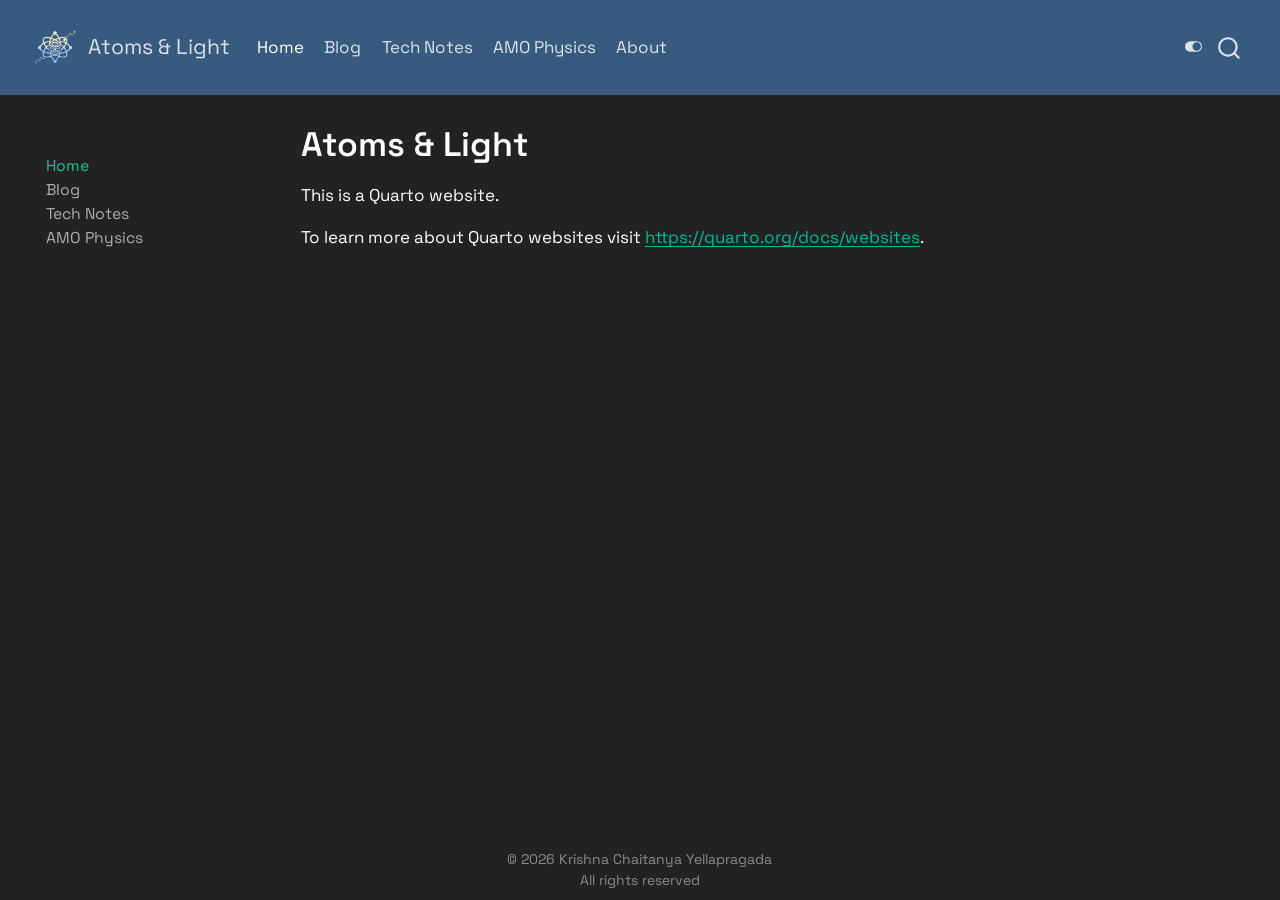
<file: docs/index.html>
<!DOCTYPE html>
<html xmlns="http://www.w3.org/1999/xhtml" lang="en" xml:lang="en"><head>

<meta charset="utf-8">
<meta name="generator" content="quarto-1.10.18">

<meta name="viewport" content="width=device-width, initial-scale=1.0, user-scalable=yes">


<title>Atoms &amp; Light</title>
<style>
/* Default styles provided by pandoc.
** See https://pandoc.org/MANUAL.html#variables-for-html for config info.
*/
span.smallcaps{font-variant: small-caps;}
div.columns{display: flex; gap: 1.5em;}
div.column{flex: auto;}
@media screen {
div.columns{gap: min(4vw, 1.5em);}
div.column{overflow-x: auto;}
}
div.hanging-indent{margin-left: 1.5em; text-indent: -1.5em;}
ul.task-list{list-style: none;}
ul.task-list li input[type="checkbox"] {
  width: 0.8em;
  margin: 0 0.8em 0.2em -1em; /* quarto-specific, see https://github.com/quarto-dev/quarto-cli/issues/4556 */ 
  vertical-align: middle;
}
</style>


<script src="site_libs/quarto-nav/quarto-nav.js"></script>
<script src="site_libs/quarto-nav/headroom.min.js"></script>
<script src="site_libs/clipboard/clipboard.min.js"></script>
<script src="site_libs/quarto-search/autocomplete.umd.js"></script>
<script src="site_libs/quarto-search/fuse.min.js"></script>
<script src="site_libs/quarto-search/quarto-search.js"></script>
<meta name="quarto:offset" content="./">
<link href="./site_images/Logo.png" rel="icon" type="image/png">
<script src="site_libs/quarto-html/quarto.js" type="module"></script>
<script src="site_libs/quarto-html/tabsets/tabsets.js" type="module"></script>
<script src="site_libs/quarto-html/popper.min.js"></script>
<script src="site_libs/quarto-html/tippy.umd.min.js"></script>
<script src="site_libs/quarto-html/anchor.min.js"></script>
<link href="site_libs/quarto-html/tippy.css" rel="stylesheet">
<link href="site_libs/quarto-html/quarto-syntax-highlighting-64a204ab8560d761af7679ceaba22944.css" rel="stylesheet" class="quarto-color-scheme" id="quarto-text-highlighting-styles">
<link href="site_libs/quarto-html/quarto-syntax-highlighting-dark-b85bc7c33db8c58e0ec93c3465666fed.css" rel="stylesheet" class="quarto-color-scheme quarto-color-alternate" id="quarto-text-highlighting-styles">
<script src="site_libs/bootstrap/bootstrap.min.js"></script>
<link href="site_libs/bootstrap/bootstrap-icons.css" rel="stylesheet">
<link href="site_libs/bootstrap/bootstrap-7298a1057d70cbdb7e348c7fbdef6206.min.css" rel="stylesheet" append-hash="true" class="quarto-color-scheme" id="quarto-bootstrap" data-mode="light">
<link href="site_libs/bootstrap/bootstrap-dark-caebe7de58cbe336b70cd2546ff46225.min.css" rel="stylesheet" append-hash="true" class="quarto-color-scheme quarto-color-alternate" id="quarto-bootstrap" data-mode="dark">
<script id="quarto-search-options" type="application/json">{
  "location": "navbar",
  "copy-button": false,
  "collapse-after": 3,
  "panel-placement": "end",
  "type": "overlay",
  "limit": 50,
  "keyboard-shortcut": [
    "f",
    "/",
    "s"
  ],
  "language": {
    "search-no-results-text": "No results",
    "search-matching-documents-text": "matching documents",
    "search-copy-link-title": "Copy link to search",
    "search-hide-matches-text": "Hide additional matches",
    "search-more-match-text": "more match in this document",
    "search-more-matches-text": "more matches in this document",
    "search-clear-button-title": "Clear",
    "search-text-placeholder": "",
    "search-detached-cancel-button-title": "Cancel",
    "search-submit-button-title": "Submit",
    "search-label": "Search"
  }
}</script>
<link rel="preconnect" href="https://fonts.googleapis.com">
<link rel="preconnect" href="https://fonts.gstatic.com" crossorigin="">
<link href="https://fonts.googleapis.com/css2?family=Space+Grotesk:wght@300..700&amp;display=swap" rel="stylesheet">


<link rel="stylesheet" href="styles.css">
</head>

<body class="nav-sidebar floating nav-fixed quarto-dark"><script id="quarto-html-before-body" type="application/javascript">
    const toggleBodyColorMode = (bsSheetEl) => {
      const mode = bsSheetEl.getAttribute("data-mode");
      const bodyEl = window.document.querySelector("body");
      if (mode === "dark") {
        bodyEl.classList.add("quarto-dark");
        bodyEl.classList.remove("quarto-light");
      } else {
        bodyEl.classList.add("quarto-light");
        bodyEl.classList.remove("quarto-dark");
      }
    }
    const toggleBodyColorPrimary = () => {
      const bsSheetEl = window.document.querySelector("link#quarto-bootstrap:not([rel=disabled-stylesheet])");
      if (bsSheetEl) {
        toggleBodyColorMode(bsSheetEl);
      }
    }
    const setColorSchemeToggle = (alternate) => {
      const toggles = window.document.querySelectorAll('.quarto-color-scheme-toggle');
      for (let i=0; i < toggles.length; i++) {
        const toggle = toggles[i];
        if (toggle) {
          if (alternate) {
            toggle.classList.add("alternate");
          } else {
            toggle.classList.remove("alternate");
          }
        }
      }
    };
    const toggleColorMode = (alternate) => {
      // Switch the stylesheets
      const primaryStylesheets = window.document.querySelectorAll('link.quarto-color-scheme:not(.quarto-color-alternate)');
      const alternateStylesheets = window.document.querySelectorAll('link.quarto-color-scheme.quarto-color-alternate');
      manageTransitions('#quarto-margin-sidebar .nav-link', false);
      if (alternate) {
        // note: dark is layered on light, we don't disable primary!
        enableStylesheet(alternateStylesheets);
        for (const sheetNode of alternateStylesheets) {
          if (sheetNode.id === "quarto-bootstrap") {
            toggleBodyColorMode(sheetNode);
          }
        }
      } else {
        disableStylesheet(alternateStylesheets);
        enableStylesheet(primaryStylesheets)
        toggleBodyColorPrimary();
      }
      manageTransitions('#quarto-margin-sidebar .nav-link', true);
      // Switch the toggles
      setColorSchemeToggle(alternate)
      // Hack to workaround the fact that safari doesn't
      // properly recolor the scrollbar when toggling (#1455)
      if (navigator.userAgent.indexOf('Safari') > 0 && navigator.userAgent.indexOf('Chrome') == -1) {
        manageTransitions("body", false);
        window.scrollTo(0, 1);
        setTimeout(() => {
          window.scrollTo(0, 0);
          manageTransitions("body", true);
        }, 40);
      }
    }
    const disableStylesheet = (stylesheets) => {
      for (let i=0; i < stylesheets.length; i++) {
        const stylesheet = stylesheets[i];
        stylesheet.rel = 'disabled-stylesheet';
      }
    }
    const enableStylesheet = (stylesheets) => {
      for (let i=0; i < stylesheets.length; i++) {
        const stylesheet = stylesheets[i];
        if(stylesheet.rel !== 'stylesheet') { // for Chrome, which will still FOUC without this check
          stylesheet.rel = 'stylesheet';
        }
      }
    }
    const manageTransitions = (selector, allowTransitions) => {
      const els = window.document.querySelectorAll(selector);
      for (let i=0; i < els.length; i++) {
        const el = els[i];
        if (allowTransitions) {
          el.classList.remove('notransition');
        } else {
          el.classList.add('notransition');
        }
      }
    }
    const isFileUrl = () => {
      return window.location.protocol === 'file:';
    }
    const hasAlternateSentinel = () => {
      let styleSentinel = getColorSchemeSentinel();
      if (styleSentinel !== null) {
        return styleSentinel === "alternate";
      } else {
        return false;
      }
    }
    const setStyleSentinel = (alternate) => {
      const value = alternate ? "alternate" : "default";
      if (!isFileUrl()) {
        window.localStorage.setItem("quarto-color-scheme", value);
      } else {
        localAlternateSentinel = value;
      }
    }
    const getColorSchemeSentinel = () => {
      if (!isFileUrl()) {
        const storageValue = window.localStorage.getItem("quarto-color-scheme");
        return storageValue != null ? storageValue : localAlternateSentinel;
      } else {
        return localAlternateSentinel;
      }
    }
    const toggleGiscusIfUsed = (isAlternate, darkModeDefault) => {
      const baseTheme = document.querySelector('#giscus-base-theme')?.value ?? 'light';
      const alternateTheme = document.querySelector('#giscus-alt-theme')?.value ?? 'dark';
      let newTheme = '';
      if(authorPrefersDark) {
        newTheme = isAlternate ? baseTheme : alternateTheme;
      } else {
        newTheme = isAlternate ? alternateTheme : baseTheme;
      }
      const changeGiscusTheme = () => {
        // From: https://github.com/giscus/giscus/issues/336
        const sendMessage = (message) => {
          const iframe = document.querySelector('iframe.giscus-frame');
          if (!iframe) return;
          iframe.contentWindow.postMessage({ giscus: message }, 'https://giscus.app');
        }
        sendMessage({
          setConfig: {
            theme: newTheme
          }
        });
      }
      const isGiscussLoaded = window.document.querySelector('iframe.giscus-frame') !== null;
      if (isGiscussLoaded) {
        changeGiscusTheme();
      }
    };
    const authorPrefersDark = true;
    const darkModeDefault = authorPrefersDark;
    let localAlternateSentinel = darkModeDefault ? 'alternate' : 'default';
    // Dark / light mode switch
    window.quartoToggleColorScheme = () => {
      // Read the current dark / light value
      let toAlternate = !hasAlternateSentinel();
      toggleColorMode(toAlternate);
      setStyleSentinel(toAlternate);
      toggleGiscusIfUsed(toAlternate, darkModeDefault);
      window.dispatchEvent(new Event('resize'));
    };
    // Switch to dark mode if need be
    if (hasAlternateSentinel()) {
      toggleColorMode(true);
    } else {
      toggleColorMode(false);
    }
  </script>

<div id="quarto-search-results"></div>
  <header id="quarto-header" class="headroom fixed-top">
    <nav class="navbar navbar-expand-lg " data-bs-theme="dark">
      <div class="navbar-container container-fluid">
      <div class="navbar-brand-container mx-auto">
    <a href="./index.html" class="navbar-brand navbar-brand-logo">
    <img src="./site_images/Logo.png" alt="Atoms and Light logo" class="navbar-logo light-content">
    <img src="./site_images/Logo.png" alt="Atoms and Light logo" class="navbar-logo dark-content">
    </a>
    <a class="navbar-brand" href="./index.html">
    <span class="navbar-title">Atoms &amp; Light</span>
    </a>
  </div>
            <div id="quarto-search" class="" title="Search"></div>
          <button class="navbar-toggler" type="button" data-bs-toggle="collapse" data-bs-target="#navbarCollapse" aria-controls="navbarCollapse" role="menu" aria-expanded="false" aria-label="Toggle navigation" onclick="if (window.quartoToggleHeadroom) { window.quartoToggleHeadroom(); }">
  <span class="navbar-toggler-icon"></span>
</button>
          <div class="collapse navbar-collapse" id="navbarCollapse">
            <ul class="navbar-nav navbar-nav-scroll me-auto">
  <li class="nav-item">
    <a class="nav-link active" href="./index.html" aria-current="page"> 
<span class="menu-text">Home</span></a>
  </li>  
  <li class="nav-item">
    <a class="nav-link" href="./blogs.html"> 
<span class="menu-text">Blog</span></a>
  </li>  
  <li class="nav-item">
    <a class="nav-link" href="./tech_notes.html"> 
<span class="menu-text">Tech Notes</span></a>
  </li>  
  <li class="nav-item">
    <a class="nav-link" href="./AMO_Physics/index.html"> 
<span class="menu-text">AMO Physics</span></a>
  </li>  
  <li class="nav-item">
    <a class="nav-link" href="./about.html"> 
<span class="menu-text">About</span></a>
  </li>  
</ul>
          </div> <!-- /navcollapse -->
            <div class="quarto-navbar-tools">
  <a href="" class="quarto-color-scheme-toggle quarto-navigation-tool  px-1" onclick="window.quartoToggleColorScheme(); return false;" title="Toggle dark mode"><i class="bi"></i></a>
</div>
      </div> <!-- /container-fluid -->
    </nav>
  <nav class="quarto-secondary-nav">
    <div class="container-fluid d-flex">
      <button type="button" class="quarto-btn-toggle btn" data-bs-toggle="collapse" role="button" data-bs-target=".quarto-sidebar-collapse-item" aria-controls="quarto-sidebar" aria-expanded="false" aria-label="Toggle sidebar navigation" onclick="if (window.quartoToggleHeadroom) { window.quartoToggleHeadroom(); }">
        <i class="bi bi-layout-text-sidebar-reverse"></i>
      </button>
        <nav class="quarto-page-breadcrumbs" aria-label="breadcrumb"><ol class="breadcrumb"><li class="breadcrumb-item"><a href="./index.html">Home</a></li></ol></nav>
        <a class="flex-grow-1" role="navigation" data-bs-toggle="collapse" data-bs-target=".quarto-sidebar-collapse-item" aria-controls="quarto-sidebar" aria-expanded="false" aria-label="Toggle sidebar navigation" onclick="if (window.quartoToggleHeadroom) { window.quartoToggleHeadroom(); }">      
        </a>
      <button type="button" class="btn quarto-search-button" aria-label="Search" onclick="window.quartoOpenSearch();">
        <i class="bi bi-search"></i>
      </button>
    </div>
  </nav>
</header>
<!-- content -->
<div id="quarto-content" class="quarto-container page-columns page-rows-contents page-layout-article page-navbar">
<!-- sidebar -->
  <nav id="quarto-sidebar" class="sidebar collapse collapse-horizontal quarto-sidebar-collapse-item sidebar-navigation floating overflow-auto">
        <div class="mt-2 flex-shrink-0 align-items-center">
        <div class="sidebar-search">
        <div id="quarto-search" class="" title="Search"></div>
        </div>
        </div>
    <div class="sidebar-menu-container"> 
    <ul class="list-unstyled mt-1">
        <li class="sidebar-item">
  <div class="sidebar-item-container"> 
  <a href="./index.html" class="sidebar-item-text sidebar-link active">
 <span class="menu-text">Home</span></a>
  </div>
</li>
        <li class="sidebar-item">
  <div class="sidebar-item-container"> 
  <a href="./blogs.html" class="sidebar-item-text sidebar-link">
 <span class="menu-text">Blog</span></a>
  </div>
</li>
        <li class="sidebar-item">
  <div class="sidebar-item-container"> 
  <a href="./tech_notes.html" class="sidebar-item-text sidebar-link">
 <span class="menu-text">Tech Notes</span></a>
  </div>
</li>
        <li class="sidebar-item">
  <div class="sidebar-item-container"> 
  <a href="./AMO_Physics/index.html" class="sidebar-item-text sidebar-link">
 <span class="menu-text">AMO Physics</span></a>
  </div>
</li>
    </ul>
    </div>
</nav>
<div id="quarto-sidebar-glass" class="quarto-sidebar-collapse-item" data-bs-toggle="collapse" data-bs-target=".quarto-sidebar-collapse-item"></div>
<!-- margin-sidebar -->
    <div id="quarto-margin-sidebar" class="sidebar margin-sidebar zindex-bottom">
        
    </div>
<!-- main -->
<main class="content" id="quarto-document-content">


<header id="title-block-header" class="quarto-title-block default">
<div class="quarto-title">
<h1 class="title">Atoms &amp; Light</h1>
</div>



<div class="quarto-title-meta">

    
  
    
  </div>
  


</header>


<p>This is a Quarto website.</p>
<p>To learn more about Quarto websites visit <a href="https://quarto.org/docs/websites" class="uri">https://quarto.org/docs/websites</a>.</p>



</main> <!-- /main -->
<script id="quarto-html-after-body" type="application/javascript">
  window.document.addEventListener("DOMContentLoaded", function (event) {
    // Ensure there is a toggle, if there isn't float one in the top right
    if (window.document.querySelector('.quarto-color-scheme-toggle') === null) {
      const a = window.document.createElement('a');
      a.classList.add('top-right');
      a.classList.add('quarto-color-scheme-toggle');
      a.href = "";
      a.onclick = function() { try { window.quartoToggleColorScheme(); } catch {} return false; };
      const i = window.document.createElement("i");
      i.classList.add('bi');
      a.appendChild(i);
      window.document.body.appendChild(a);
    }
    setColorSchemeToggle(hasAlternateSentinel())
    const icon = "";
    const anchorJS = new window.AnchorJS();
    anchorJS.options = {
      placement: 'right',
      icon: icon
    };
    anchorJS.add('.anchored');
    const isCodeAnnotation = (el) => {
      for (const clz of el.classList) {
        if (clz.startsWith('code-annotation-')) {                     
          return true;
        }
      }
      return false;
    }
    const onCopySuccess = function(e) {
      // button target
      const button = e.trigger;
      // don't keep focus
      button.blur();
      // flash "checked"
      button.classList.add('code-copy-button-checked');
      var currentTitle = button.getAttribute("title");
      button.setAttribute("title", "Copied!");
      let tooltip;
      if (window.bootstrap) {
        button.setAttribute("data-bs-toggle", "tooltip");
        button.setAttribute("data-bs-placement", "left");
        button.setAttribute("data-bs-title", "Copied!");
        tooltip = new bootstrap.Tooltip(button, 
          { trigger: "manual", 
            customClass: "code-copy-button-tooltip",
            offset: [0, -8]});
        tooltip.show();    
      }
      setTimeout(function() {
        if (tooltip) {
          tooltip.hide();
          button.removeAttribute("data-bs-title");
          button.removeAttribute("data-bs-toggle");
          button.removeAttribute("data-bs-placement");
        }
        button.setAttribute("title", currentTitle);
        button.classList.remove('code-copy-button-checked');
      }, 1000);
      // clear code selection
      e.clearSelection();
    }
    const getTextToCopy = function(trigger) {
      const outerScaffold = trigger.parentElement.cloneNode(true);
      const codeEl = outerScaffold.querySelector('code');
      for (const childEl of codeEl.children) {
        if (isCodeAnnotation(childEl)) {
          childEl.remove();
        }
      }
      return codeEl.innerText;
    }
    const clipboard = new window.ClipboardJS('.code-copy-button:not([data-in-quarto-modal])', {
      text: getTextToCopy
    });
    clipboard.on('success', onCopySuccess);
    if (window.document.getElementById('quarto-embedded-source-code-modal')) {
      const clipboardModal = new window.ClipboardJS('.code-copy-button[data-in-quarto-modal]', {
        text: getTextToCopy,
        container: window.document.getElementById('quarto-embedded-source-code-modal')
      });
      clipboardModal.on('success', onCopySuccess);
    }
      var localhostRegex = new RegExp(/^(?:http|https):\/\/localhost\:?[0-9]*\//);
      var mailtoRegex = new RegExp(/^mailto:/);
        var filterRegex = new RegExp("https:\/\/www\.atomsandlight\.com");
      var isInternal = (href) => {
          return filterRegex.test(href) || localhostRegex.test(href) || mailtoRegex.test(href);
      }
      // Inspect non-navigation links and adorn them if external
     var links = window.document.querySelectorAll('a[href]:not(.nav-link):not(.navbar-brand):not(.toc-action):not(.sidebar-link):not(.sidebar-item-toggle):not(.pagination-link):not(.no-external):not([aria-hidden]):not(.dropdown-item):not(.quarto-navigation-tool):not(.about-link)');
      for (var i=0; i<links.length; i++) {
        const link = links[i];
        if (!isInternal(link.href)) {
          // undo the damage that might have been done by quarto-nav.js in the case of
          // links that we want to consider external
          if (link.dataset.originalHref !== undefined) {
            link.href = link.dataset.originalHref;
          }
        }
      }
    function tippyHover(el, contentFn, onTriggerFn, onUntriggerFn) {
      const config = {
        allowHTML: true,
        maxWidth: 500,
        delay: 100,
        arrow: false,
        appendTo: function(el) {
            return el.parentElement;
        },
        interactive: true,
        interactiveBorder: 10,
        theme: 'quarto',
        placement: 'bottom-start',
      };
      if (contentFn) {
        config.content = contentFn;
      }
      if (onTriggerFn) {
        config.onTrigger = onTriggerFn;
      }
      if (onUntriggerFn) {
        config.onUntrigger = onUntriggerFn;
      }
      window.tippy(el, config); 
    }
    const noterefs = window.document.querySelectorAll('a[role="doc-noteref"]');
    for (var i=0; i<noterefs.length; i++) {
      const ref = noterefs[i];
      tippyHover(ref, function() {
        // use id or data attribute instead here
        let href = ref.getAttribute('data-footnote-href') || ref.getAttribute('href');
        try { href = new URL(href).hash; } catch {}
        const id = href.replace(/^#\/?/, "");
        const note = window.document.getElementById(id);
        if (note) {
          return note.innerHTML;
        } else {
          return "";
        }
      });
    }
    const xrefs = window.document.querySelectorAll('a.quarto-xref');
    const processXRef = (id, note) => {
      // Strip column container classes
      const stripColumnClz = (el) => {
        el.classList.remove("page-full", "page-columns");
        if (el.children) {
          for (const child of el.children) {
            stripColumnClz(child);
          }
        }
      }
      stripColumnClz(note)
      if (id === null || id.startsWith('sec-')) {
        // Special case sections, only their first couple elements
        const container = document.createElement("div");
        if (note.children && note.children.length > 2) {
          container.appendChild(note.children[0].cloneNode(true));
          for (let i = 1; i < note.children.length; i++) {
            const child = note.children[i];
            if (child.tagName === "P" && child.innerText === "") {
              continue;
            } else {
              container.appendChild(child.cloneNode(true));
              break;
            }
          }
          if (window.Quarto?.typesetMath) {
            window.Quarto.typesetMath(container);
          }
          return container.innerHTML
        } else {
          if (window.Quarto?.typesetMath) {
            window.Quarto.typesetMath(note);
          }
          return note.innerHTML;
        }
      } else {
        // Remove any anchor links if they are present
        const anchorLink = note.querySelector('a.anchorjs-link');
        if (anchorLink) {
          anchorLink.remove();
        }
        if (window.Quarto?.typesetMath) {
          window.Quarto.typesetMath(note);
        }
        if (note.classList.contains("callout")) {
          return note.outerHTML;
        } else {
          return note.innerHTML;
        }
      }
    }
    for (var i=0; i<xrefs.length; i++) {
      const xref = xrefs[i];
      tippyHover(xref, undefined, function(instance) {
        instance.disable();
        let url = xref.getAttribute('href');
        let hash = undefined; 
        if (url.startsWith('#')) {
          hash = url;
        } else {
          try { hash = new URL(url).hash; } catch {}
        }
        if (hash) {
          const id = hash.replace(/^#\/?/, "");
          const note = window.document.getElementById(id);
          if (note !== null) {
            try {
              const html = processXRef(id, note.cloneNode(true));
              instance.setContent(html);
            } finally {
              instance.enable();
              instance.show();
            }
          } else {
            // See if we can fetch this
            fetch(url.split('#')[0])
            .then(res => res.text())
            .then(html => {
              const parser = new DOMParser();
              const htmlDoc = parser.parseFromString(html, "text/html");
              const note = htmlDoc.getElementById(id);
              if (note !== null) {
                const html = processXRef(id, note);
                instance.setContent(html);
              } 
            }).finally(() => {
              instance.enable();
              instance.show();
            });
          }
        } else {
          // See if we can fetch a full url (with no hash to target)
          // This is a special case and we should probably do some content thinning / targeting
          fetch(url)
          .then(res => res.text())
          .then(html => {
            const parser = new DOMParser();
            const htmlDoc = parser.parseFromString(html, "text/html");
            const note = htmlDoc.querySelector('main.content');
            if (note !== null) {
              // This should only happen for chapter cross references
              // (since there is no id in the URL)
              // remove the first header
              if (note.children.length > 0 && note.children[0].tagName === "HEADER") {
                note.children[0].remove();
              }
              const html = processXRef(null, note);
              instance.setContent(html);
            } 
          }).finally(() => {
            instance.enable();
            instance.show();
          });
        }
      }, function(instance) {
      });
    }
        let selectedAnnoteEl;
        const selectorForAnnotation = ( cell, annotation) => {
          let cellAttr = 'data-code-cell="' + cell + '"';
          let lineAttr = 'data-code-annotation="' +  annotation + '"';
          const selector = 'span[' + cellAttr + '][' + lineAttr + ']';
          return selector;
        }
        const selectCodeLines = (annoteEl) => {
          const doc = window.document;
          const targetCell = annoteEl.getAttribute("data-target-cell");
          const targetAnnotation = annoteEl.getAttribute("data-target-annotation");
          const annoteSpan = window.document.querySelector(selectorForAnnotation(targetCell, targetAnnotation));
          const lines = annoteSpan.getAttribute("data-code-lines").split(",");
          const lineIds = lines.map((line) => {
            return targetCell + "-" + line;
          })
          let top = null;
          let height = null;
          let parent = null;
          if (lineIds.length > 0) {
              //compute the position of the single el (top and bottom and make a div)
              const el = window.document.getElementById(lineIds[0]);
              top = el.offsetTop;
              height = el.offsetHeight;
              parent = el.parentElement.parentElement;
            if (lineIds.length > 1) {
              const lastEl = window.document.getElementById(lineIds[lineIds.length - 1]);
              const bottom = lastEl.offsetTop + lastEl.offsetHeight;
              height = bottom - top;
            }
            if (top !== null && height !== null && parent !== null) {
              // cook up a div (if necessary) and position it 
              let div = window.document.getElementById("code-annotation-line-highlight");
              if (div === null) {
                div = window.document.createElement("div");
                div.setAttribute("id", "code-annotation-line-highlight");
                div.style.position = 'absolute';
                parent.appendChild(div);
              }
              div.style.top = top - 2 + "px";
              div.style.height = height + 4 + "px";
              div.style.left = 0;
              let gutterDiv = window.document.getElementById("code-annotation-line-highlight-gutter");
              if (gutterDiv === null) {
                gutterDiv = window.document.createElement("div");
                gutterDiv.setAttribute("id", "code-annotation-line-highlight-gutter");
                gutterDiv.style.position = 'absolute';
                const codeCell = window.document.getElementById(targetCell);
                const gutter = codeCell.querySelector('.code-annotation-gutter');
                gutter.appendChild(gutterDiv);
              }
              gutterDiv.style.top = top - 2 + "px";
              gutterDiv.style.height = height + 4 + "px";
            }
            selectedAnnoteEl = annoteEl;
          }
        };
        const unselectCodeLines = () => {
          const elementsIds = ["code-annotation-line-highlight", "code-annotation-line-highlight-gutter"];
          elementsIds.forEach((elId) => {
            const div = window.document.getElementById(elId);
            if (div) {
              div.remove();
            }
          });
          selectedAnnoteEl = undefined;
        };
          // Handle positioning of the toggle
      window.addEventListener(
        "resize",
        throttle(() => {
          elRect = undefined;
          if (selectedAnnoteEl) {
            selectCodeLines(selectedAnnoteEl);
          }
        }, 10)
      );
      function throttle(fn, ms) {
      let throttle = false;
      let timer;
        return (...args) => {
          if(!throttle) { // first call gets through
              fn.apply(this, args);
              throttle = true;
          } else { // all the others get throttled
              if(timer) clearTimeout(timer); // cancel #2
              timer = setTimeout(() => {
                fn.apply(this, args);
                timer = throttle = false;
              }, ms);
          }
        };
      }
        // Attach click handler to the DT
        const annoteDls = window.document.querySelectorAll('dt[data-target-cell]');
        for (const annoteDlNode of annoteDls) {
          annoteDlNode.addEventListener('click', (event) => {
            const clickedEl = event.target;
            if (clickedEl !== selectedAnnoteEl) {
              unselectCodeLines();
              const activeEl = window.document.querySelector('dt[data-target-cell].code-annotation-active');
              if (activeEl) {
                activeEl.classList.remove('code-annotation-active');
              }
              selectCodeLines(clickedEl);
              clickedEl.classList.add('code-annotation-active');
            } else {
              // Unselect the line
              unselectCodeLines();
              clickedEl.classList.remove('code-annotation-active');
            }
          });
        }
    const findCites = (el) => {
      const parentEl = el.parentElement;
      if (parentEl) {
        const cites = parentEl.dataset.cites;
        if (cites) {
          return {
            el,
            cites: cites.split(' ')
          };
        } else {
          return findCites(el.parentElement)
        }
      } else {
        return undefined;
      }
    };
    var bibliorefs = window.document.querySelectorAll('a[role="doc-biblioref"]');
    for (var i=0; i<bibliorefs.length; i++) {
      const ref = bibliorefs[i];
      const citeInfo = findCites(ref);
      if (citeInfo) {
        tippyHover(citeInfo.el, function() {
          var popup = window.document.createElement('div');
          citeInfo.cites.forEach(function(cite) {
            var citeDiv = window.document.createElement('div');
            citeDiv.classList.add('hanging-indent');
            citeDiv.classList.add('csl-entry');
            var biblioDiv = window.document.getElementById('ref-' + cite);
            if (biblioDiv) {
              citeDiv.innerHTML = biblioDiv.innerHTML;
            }
            popup.appendChild(citeDiv);
          });
          return popup.innerHTML;
        });
      }
    }
  });
  </script>
</div> <!-- /content -->
<footer class="footer">
  <div class="nav-footer">
    <div class="nav-footer-left">
      &nbsp;
    </div>   
    <div class="nav-footer-center">
<p>© 2026 Krishna Chaitanya Yellapragada <br> All rights reserved</p>
</div>
    <div class="nav-footer-right">
      &nbsp;
    </div>
  </div>
</footer>




</body></html>
</file>
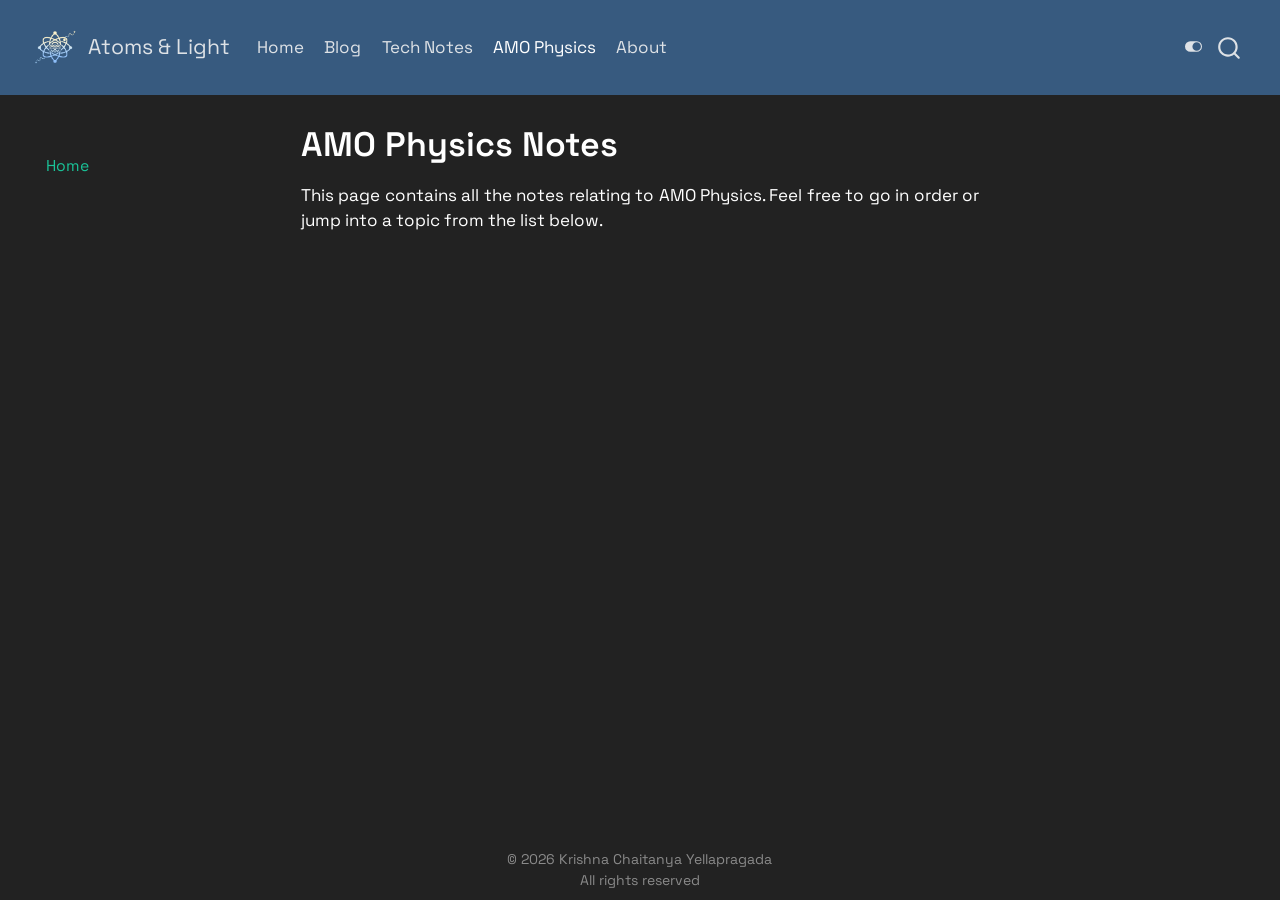
<file: docs/AMO_Physics/index.html>
<!DOCTYPE html>
<html xmlns="http://www.w3.org/1999/xhtml" lang="en" xml:lang="en"><head>

<meta charset="utf-8">
<meta name="generator" content="quarto-1.10.18">

<meta name="viewport" content="width=device-width, initial-scale=1.0, user-scalable=yes">


<title>AMO Physics Notes – Atoms &amp; Light</title>
<style>
/* Default styles provided by pandoc.
** See https://pandoc.org/MANUAL.html#variables-for-html for config info.
*/
span.smallcaps{font-variant: small-caps;}
div.columns{display: flex; gap: 1.5em;}
div.column{flex: auto;}
@media screen {
div.columns{gap: min(4vw, 1.5em);}
div.column{overflow-x: auto;}
}
div.hanging-indent{margin-left: 1.5em; text-indent: -1.5em;}
ul.task-list{list-style: none;}
ul.task-list li input[type="checkbox"] {
  width: 0.8em;
  margin: 0 0.8em 0.2em -1em; /* quarto-specific, see https://github.com/quarto-dev/quarto-cli/issues/4556 */ 
  vertical-align: middle;
}
</style>


<script src="../site_libs/quarto-nav/quarto-nav.js"></script>
<script src="../site_libs/quarto-nav/headroom.min.js"></script>
<script src="../site_libs/clipboard/clipboard.min.js"></script>
<script src="../site_libs/quarto-search/autocomplete.umd.js"></script>
<script src="../site_libs/quarto-search/fuse.min.js"></script>
<script src="../site_libs/quarto-search/quarto-search.js"></script>
<meta name="quarto:offset" content="../">
<link href="../site_images/Logo.png" rel="icon" type="image/png">
<script src="../site_libs/quarto-html/quarto.js" type="module"></script>
<script src="../site_libs/quarto-html/tabsets/tabsets.js" type="module"></script>
<script src="../site_libs/quarto-html/popper.min.js"></script>
<script src="../site_libs/quarto-html/tippy.umd.min.js"></script>
<script src="../site_libs/quarto-html/anchor.min.js"></script>
<link href="../site_libs/quarto-html/tippy.css" rel="stylesheet">
<link href="../site_libs/quarto-html/quarto-syntax-highlighting-64a204ab8560d761af7679ceaba22944.css" rel="stylesheet" class="quarto-color-scheme" id="quarto-text-highlighting-styles">
<link href="../site_libs/quarto-html/quarto-syntax-highlighting-dark-b85bc7c33db8c58e0ec93c3465666fed.css" rel="stylesheet" class="quarto-color-scheme quarto-color-alternate" id="quarto-text-highlighting-styles">
<script src="../site_libs/bootstrap/bootstrap.min.js"></script>
<link href="../site_libs/bootstrap/bootstrap-icons.css" rel="stylesheet">
<link href="../site_libs/bootstrap/bootstrap-7298a1057d70cbdb7e348c7fbdef6206.min.css" rel="stylesheet" append-hash="true" class="quarto-color-scheme" id="quarto-bootstrap" data-mode="light">
<link href="../site_libs/bootstrap/bootstrap-dark-caebe7de58cbe336b70cd2546ff46225.min.css" rel="stylesheet" append-hash="true" class="quarto-color-scheme quarto-color-alternate" id="quarto-bootstrap" data-mode="dark">
<script id="quarto-search-options" type="application/json">{
  "location": "navbar",
  "copy-button": false,
  "collapse-after": 3,
  "panel-placement": "end",
  "type": "overlay",
  "limit": 50,
  "keyboard-shortcut": [
    "f",
    "/",
    "s"
  ],
  "language": {
    "search-no-results-text": "No results",
    "search-matching-documents-text": "matching documents",
    "search-copy-link-title": "Copy link to search",
    "search-hide-matches-text": "Hide additional matches",
    "search-more-match-text": "more match in this document",
    "search-more-matches-text": "more matches in this document",
    "search-clear-button-title": "Clear",
    "search-text-placeholder": "",
    "search-detached-cancel-button-title": "Cancel",
    "search-submit-button-title": "Submit",
    "search-label": "Search"
  }
}</script>
<link rel="preconnect" href="https://fonts.googleapis.com">
<link rel="preconnect" href="https://fonts.gstatic.com" crossorigin="">
<link href="https://fonts.googleapis.com/css2?family=Space+Grotesk:wght@300..700&amp;display=swap" rel="stylesheet">


<link rel="stylesheet" href="../styles.css">
</head>

<body class="nav-sidebar floating nav-fixed quarto-dark"><script id="quarto-html-before-body" type="application/javascript">
    const toggleBodyColorMode = (bsSheetEl) => {
      const mode = bsSheetEl.getAttribute("data-mode");
      const bodyEl = window.document.querySelector("body");
      if (mode === "dark") {
        bodyEl.classList.add("quarto-dark");
        bodyEl.classList.remove("quarto-light");
      } else {
        bodyEl.classList.add("quarto-light");
        bodyEl.classList.remove("quarto-dark");
      }
    }
    const toggleBodyColorPrimary = () => {
      const bsSheetEl = window.document.querySelector("link#quarto-bootstrap:not([rel=disabled-stylesheet])");
      if (bsSheetEl) {
        toggleBodyColorMode(bsSheetEl);
      }
    }
    const setColorSchemeToggle = (alternate) => {
      const toggles = window.document.querySelectorAll('.quarto-color-scheme-toggle');
      for (let i=0; i < toggles.length; i++) {
        const toggle = toggles[i];
        if (toggle) {
          if (alternate) {
            toggle.classList.add("alternate");
          } else {
            toggle.classList.remove("alternate");
          }
        }
      }
    };
    const toggleColorMode = (alternate) => {
      // Switch the stylesheets
      const primaryStylesheets = window.document.querySelectorAll('link.quarto-color-scheme:not(.quarto-color-alternate)');
      const alternateStylesheets = window.document.querySelectorAll('link.quarto-color-scheme.quarto-color-alternate');
      manageTransitions('#quarto-margin-sidebar .nav-link', false);
      if (alternate) {
        // note: dark is layered on light, we don't disable primary!
        enableStylesheet(alternateStylesheets);
        for (const sheetNode of alternateStylesheets) {
          if (sheetNode.id === "quarto-bootstrap") {
            toggleBodyColorMode(sheetNode);
          }
        }
      } else {
        disableStylesheet(alternateStylesheets);
        enableStylesheet(primaryStylesheets)
        toggleBodyColorPrimary();
      }
      manageTransitions('#quarto-margin-sidebar .nav-link', true);
      // Switch the toggles
      setColorSchemeToggle(alternate)
      // Hack to workaround the fact that safari doesn't
      // properly recolor the scrollbar when toggling (#1455)
      if (navigator.userAgent.indexOf('Safari') > 0 && navigator.userAgent.indexOf('Chrome') == -1) {
        manageTransitions("body", false);
        window.scrollTo(0, 1);
        setTimeout(() => {
          window.scrollTo(0, 0);
          manageTransitions("body", true);
        }, 40);
      }
    }
    const disableStylesheet = (stylesheets) => {
      for (let i=0; i < stylesheets.length; i++) {
        const stylesheet = stylesheets[i];
        stylesheet.rel = 'disabled-stylesheet';
      }
    }
    const enableStylesheet = (stylesheets) => {
      for (let i=0; i < stylesheets.length; i++) {
        const stylesheet = stylesheets[i];
        if(stylesheet.rel !== 'stylesheet') { // for Chrome, which will still FOUC without this check
          stylesheet.rel = 'stylesheet';
        }
      }
    }
    const manageTransitions = (selector, allowTransitions) => {
      const els = window.document.querySelectorAll(selector);
      for (let i=0; i < els.length; i++) {
        const el = els[i];
        if (allowTransitions) {
          el.classList.remove('notransition');
        } else {
          el.classList.add('notransition');
        }
      }
    }
    const isFileUrl = () => {
      return window.location.protocol === 'file:';
    }
    const hasAlternateSentinel = () => {
      let styleSentinel = getColorSchemeSentinel();
      if (styleSentinel !== null) {
        return styleSentinel === "alternate";
      } else {
        return false;
      }
    }
    const setStyleSentinel = (alternate) => {
      const value = alternate ? "alternate" : "default";
      if (!isFileUrl()) {
        window.localStorage.setItem("quarto-color-scheme", value);
      } else {
        localAlternateSentinel = value;
      }
    }
    const getColorSchemeSentinel = () => {
      if (!isFileUrl()) {
        const storageValue = window.localStorage.getItem("quarto-color-scheme");
        return storageValue != null ? storageValue : localAlternateSentinel;
      } else {
        return localAlternateSentinel;
      }
    }
    const toggleGiscusIfUsed = (isAlternate, darkModeDefault) => {
      const baseTheme = document.querySelector('#giscus-base-theme')?.value ?? 'light';
      const alternateTheme = document.querySelector('#giscus-alt-theme')?.value ?? 'dark';
      let newTheme = '';
      if(authorPrefersDark) {
        newTheme = isAlternate ? baseTheme : alternateTheme;
      } else {
        newTheme = isAlternate ? alternateTheme : baseTheme;
      }
      const changeGiscusTheme = () => {
        // From: https://github.com/giscus/giscus/issues/336
        const sendMessage = (message) => {
          const iframe = document.querySelector('iframe.giscus-frame');
          if (!iframe) return;
          iframe.contentWindow.postMessage({ giscus: message }, 'https://giscus.app');
        }
        sendMessage({
          setConfig: {
            theme: newTheme
          }
        });
      }
      const isGiscussLoaded = window.document.querySelector('iframe.giscus-frame') !== null;
      if (isGiscussLoaded) {
        changeGiscusTheme();
      }
    };
    const authorPrefersDark = true;
    const darkModeDefault = authorPrefersDark;
    let localAlternateSentinel = darkModeDefault ? 'alternate' : 'default';
    // Dark / light mode switch
    window.quartoToggleColorScheme = () => {
      // Read the current dark / light value
      let toAlternate = !hasAlternateSentinel();
      toggleColorMode(toAlternate);
      setStyleSentinel(toAlternate);
      toggleGiscusIfUsed(toAlternate, darkModeDefault);
      window.dispatchEvent(new Event('resize'));
    };
    // Switch to dark mode if need be
    if (hasAlternateSentinel()) {
      toggleColorMode(true);
    } else {
      toggleColorMode(false);
    }
  </script>

<div id="quarto-search-results"></div>
  <header id="quarto-header" class="headroom fixed-top">
    <nav class="navbar navbar-expand-lg " data-bs-theme="dark">
      <div class="navbar-container container-fluid">
      <div class="navbar-brand-container mx-auto">
    <a href="../index.html" class="navbar-brand navbar-brand-logo">
    <img src="../site_images/Logo.png" alt="Atoms and Light logo" class="navbar-logo light-content">
    <img src="../site_images/Logo.png" alt="Atoms and Light logo" class="navbar-logo dark-content">
    </a>
    <a class="navbar-brand" href="../index.html">
    <span class="navbar-title">Atoms &amp; Light</span>
    </a>
  </div>
            <div id="quarto-search" class="" title="Search"></div>
          <button class="navbar-toggler" type="button" data-bs-toggle="collapse" data-bs-target="#navbarCollapse" aria-controls="navbarCollapse" role="menu" aria-expanded="false" aria-label="Toggle navigation" onclick="if (window.quartoToggleHeadroom) { window.quartoToggleHeadroom(); }">
  <span class="navbar-toggler-icon"></span>
</button>
          <div class="collapse navbar-collapse" id="navbarCollapse">
            <ul class="navbar-nav navbar-nav-scroll me-auto">
  <li class="nav-item">
    <a class="nav-link" href="../index.html"> 
<span class="menu-text">Home</span></a>
  </li>  
  <li class="nav-item">
    <a class="nav-link" href="../blogs.html"> 
<span class="menu-text">Blog</span></a>
  </li>  
  <li class="nav-item">
    <a class="nav-link" href="../tech_notes.html"> 
<span class="menu-text">Tech Notes</span></a>
  </li>  
  <li class="nav-item">
    <a class="nav-link active" href="../AMO_Physics/index.html" aria-current="page"> 
<span class="menu-text">AMO Physics</span></a>
  </li>  
  <li class="nav-item">
    <a class="nav-link" href="../about.html"> 
<span class="menu-text">About</span></a>
  </li>  
</ul>
          </div> <!-- /navcollapse -->
            <div class="quarto-navbar-tools">
  <a href="" class="quarto-color-scheme-toggle quarto-navigation-tool  px-1" onclick="window.quartoToggleColorScheme(); return false;" title="Toggle dark mode"><i class="bi"></i></a>
</div>
      </div> <!-- /container-fluid -->
    </nav>
  <nav class="quarto-secondary-nav">
    <div class="container-fluid d-flex">
      <button type="button" class="quarto-btn-toggle btn" data-bs-toggle="collapse" role="button" data-bs-target=".quarto-sidebar-collapse-item" aria-controls="quarto-sidebar" aria-expanded="false" aria-label="Toggle sidebar navigation" onclick="if (window.quartoToggleHeadroom) { window.quartoToggleHeadroom(); }">
        <i class="bi bi-layout-text-sidebar-reverse"></i>
      </button>
        <nav class="quarto-page-breadcrumbs" aria-label="breadcrumb"><ol class="breadcrumb"><li class="breadcrumb-item"><a href="../AMO_Physics/index.html">Home</a></li></ol></nav>
        <a class="flex-grow-1" role="navigation" data-bs-toggle="collapse" data-bs-target=".quarto-sidebar-collapse-item" aria-controls="quarto-sidebar" aria-expanded="false" aria-label="Toggle sidebar navigation" onclick="if (window.quartoToggleHeadroom) { window.quartoToggleHeadroom(); }">      
        </a>
      <button type="button" class="btn quarto-search-button" aria-label="Search" onclick="window.quartoOpenSearch();">
        <i class="bi bi-search"></i>
      </button>
    </div>
  </nav>
</header>
<!-- content -->
<div id="quarto-content" class="quarto-container page-columns page-rows-contents page-layout-article page-navbar">
<!-- sidebar -->
  <nav id="quarto-sidebar" class="sidebar collapse collapse-horizontal quarto-sidebar-collapse-item sidebar-navigation floating overflow-auto">
        <div class="mt-2 flex-shrink-0 align-items-center">
        <div class="sidebar-search">
        <div id="quarto-search" class="" title="Search"></div>
        </div>
        </div>
    <div class="sidebar-menu-container"> 
    <ul class="list-unstyled mt-1">
        <li class="sidebar-item">
  <div class="sidebar-item-container"> 
  <a href="../AMO_Physics/index.html" class="sidebar-item-text sidebar-link active">
 <span class="menu-text">Home</span></a>
  </div>
</li>
    </ul>
    </div>
</nav>
<div id="quarto-sidebar-glass" class="quarto-sidebar-collapse-item" data-bs-toggle="collapse" data-bs-target=".quarto-sidebar-collapse-item"></div>
<!-- margin-sidebar -->
    <div id="quarto-margin-sidebar" class="sidebar margin-sidebar zindex-bottom">
        
    </div>
<!-- main -->
<main class="content" id="quarto-document-content">


<header id="title-block-header" class="quarto-title-block default">
<div class="quarto-title">
<h1 class="title">AMO Physics Notes</h1>
</div>



<div class="quarto-title-meta">

    
  
    
  </div>
  


</header>


<p>This page contains all the notes relating to AMO Physics. Feel free to go in order or jump into a topic from the list below.</p>



</main> <!-- /main -->
<script id="quarto-html-after-body" type="application/javascript">
  window.document.addEventListener("DOMContentLoaded", function (event) {
    // Ensure there is a toggle, if there isn't float one in the top right
    if (window.document.querySelector('.quarto-color-scheme-toggle') === null) {
      const a = window.document.createElement('a');
      a.classList.add('top-right');
      a.classList.add('quarto-color-scheme-toggle');
      a.href = "";
      a.onclick = function() { try { window.quartoToggleColorScheme(); } catch {} return false; };
      const i = window.document.createElement("i");
      i.classList.add('bi');
      a.appendChild(i);
      window.document.body.appendChild(a);
    }
    setColorSchemeToggle(hasAlternateSentinel())
    const icon = "";
    const anchorJS = new window.AnchorJS();
    anchorJS.options = {
      placement: 'right',
      icon: icon
    };
    anchorJS.add('.anchored');
    const isCodeAnnotation = (el) => {
      for (const clz of el.classList) {
        if (clz.startsWith('code-annotation-')) {                     
          return true;
        }
      }
      return false;
    }
    const onCopySuccess = function(e) {
      // button target
      const button = e.trigger;
      // don't keep focus
      button.blur();
      // flash "checked"
      button.classList.add('code-copy-button-checked');
      var currentTitle = button.getAttribute("title");
      button.setAttribute("title", "Copied!");
      let tooltip;
      if (window.bootstrap) {
        button.setAttribute("data-bs-toggle", "tooltip");
        button.setAttribute("data-bs-placement", "left");
        button.setAttribute("data-bs-title", "Copied!");
        tooltip = new bootstrap.Tooltip(button, 
          { trigger: "manual", 
            customClass: "code-copy-button-tooltip",
            offset: [0, -8]});
        tooltip.show();    
      }
      setTimeout(function() {
        if (tooltip) {
          tooltip.hide();
          button.removeAttribute("data-bs-title");
          button.removeAttribute("data-bs-toggle");
          button.removeAttribute("data-bs-placement");
        }
        button.setAttribute("title", currentTitle);
        button.classList.remove('code-copy-button-checked');
      }, 1000);
      // clear code selection
      e.clearSelection();
    }
    const getTextToCopy = function(trigger) {
      const outerScaffold = trigger.parentElement.cloneNode(true);
      const codeEl = outerScaffold.querySelector('code');
      for (const childEl of codeEl.children) {
        if (isCodeAnnotation(childEl)) {
          childEl.remove();
        }
      }
      return codeEl.innerText;
    }
    const clipboard = new window.ClipboardJS('.code-copy-button:not([data-in-quarto-modal])', {
      text: getTextToCopy
    });
    clipboard.on('success', onCopySuccess);
    if (window.document.getElementById('quarto-embedded-source-code-modal')) {
      const clipboardModal = new window.ClipboardJS('.code-copy-button[data-in-quarto-modal]', {
        text: getTextToCopy,
        container: window.document.getElementById('quarto-embedded-source-code-modal')
      });
      clipboardModal.on('success', onCopySuccess);
    }
      var localhostRegex = new RegExp(/^(?:http|https):\/\/localhost\:?[0-9]*\//);
      var mailtoRegex = new RegExp(/^mailto:/);
        var filterRegex = new RegExp("https:\/\/www\.atomsandlight\.com");
      var isInternal = (href) => {
          return filterRegex.test(href) || localhostRegex.test(href) || mailtoRegex.test(href);
      }
      // Inspect non-navigation links and adorn them if external
     var links = window.document.querySelectorAll('a[href]:not(.nav-link):not(.navbar-brand):not(.toc-action):not(.sidebar-link):not(.sidebar-item-toggle):not(.pagination-link):not(.no-external):not([aria-hidden]):not(.dropdown-item):not(.quarto-navigation-tool):not(.about-link)');
      for (var i=0; i<links.length; i++) {
        const link = links[i];
        if (!isInternal(link.href)) {
          // undo the damage that might have been done by quarto-nav.js in the case of
          // links that we want to consider external
          if (link.dataset.originalHref !== undefined) {
            link.href = link.dataset.originalHref;
          }
        }
      }
    function tippyHover(el, contentFn, onTriggerFn, onUntriggerFn) {
      const config = {
        allowHTML: true,
        maxWidth: 500,
        delay: 100,
        arrow: false,
        appendTo: function(el) {
            return el.parentElement;
        },
        interactive: true,
        interactiveBorder: 10,
        theme: 'quarto',
        placement: 'bottom-start',
      };
      if (contentFn) {
        config.content = contentFn;
      }
      if (onTriggerFn) {
        config.onTrigger = onTriggerFn;
      }
      if (onUntriggerFn) {
        config.onUntrigger = onUntriggerFn;
      }
      window.tippy(el, config); 
    }
    const noterefs = window.document.querySelectorAll('a[role="doc-noteref"]');
    for (var i=0; i<noterefs.length; i++) {
      const ref = noterefs[i];
      tippyHover(ref, function() {
        // use id or data attribute instead here
        let href = ref.getAttribute('data-footnote-href') || ref.getAttribute('href');
        try { href = new URL(href).hash; } catch {}
        const id = href.replace(/^#\/?/, "");
        const note = window.document.getElementById(id);
        if (note) {
          return note.innerHTML;
        } else {
          return "";
        }
      });
    }
    const xrefs = window.document.querySelectorAll('a.quarto-xref');
    const processXRef = (id, note) => {
      // Strip column container classes
      const stripColumnClz = (el) => {
        el.classList.remove("page-full", "page-columns");
        if (el.children) {
          for (const child of el.children) {
            stripColumnClz(child);
          }
        }
      }
      stripColumnClz(note)
      if (id === null || id.startsWith('sec-')) {
        // Special case sections, only their first couple elements
        const container = document.createElement("div");
        if (note.children && note.children.length > 2) {
          container.appendChild(note.children[0].cloneNode(true));
          for (let i = 1; i < note.children.length; i++) {
            const child = note.children[i];
            if (child.tagName === "P" && child.innerText === "") {
              continue;
            } else {
              container.appendChild(child.cloneNode(true));
              break;
            }
          }
          if (window.Quarto?.typesetMath) {
            window.Quarto.typesetMath(container);
          }
          return container.innerHTML
        } else {
          if (window.Quarto?.typesetMath) {
            window.Quarto.typesetMath(note);
          }
          return note.innerHTML;
        }
      } else {
        // Remove any anchor links if they are present
        const anchorLink = note.querySelector('a.anchorjs-link');
        if (anchorLink) {
          anchorLink.remove();
        }
        if (window.Quarto?.typesetMath) {
          window.Quarto.typesetMath(note);
        }
        if (note.classList.contains("callout")) {
          return note.outerHTML;
        } else {
          return note.innerHTML;
        }
      }
    }
    for (var i=0; i<xrefs.length; i++) {
      const xref = xrefs[i];
      tippyHover(xref, undefined, function(instance) {
        instance.disable();
        let url = xref.getAttribute('href');
        let hash = undefined; 
        if (url.startsWith('#')) {
          hash = url;
        } else {
          try { hash = new URL(url).hash; } catch {}
        }
        if (hash) {
          const id = hash.replace(/^#\/?/, "");
          const note = window.document.getElementById(id);
          if (note !== null) {
            try {
              const html = processXRef(id, note.cloneNode(true));
              instance.setContent(html);
            } finally {
              instance.enable();
              instance.show();
            }
          } else {
            // See if we can fetch this
            fetch(url.split('#')[0])
            .then(res => res.text())
            .then(html => {
              const parser = new DOMParser();
              const htmlDoc = parser.parseFromString(html, "text/html");
              const note = htmlDoc.getElementById(id);
              if (note !== null) {
                const html = processXRef(id, note);
                instance.setContent(html);
              } 
            }).finally(() => {
              instance.enable();
              instance.show();
            });
          }
        } else {
          // See if we can fetch a full url (with no hash to target)
          // This is a special case and we should probably do some content thinning / targeting
          fetch(url)
          .then(res => res.text())
          .then(html => {
            const parser = new DOMParser();
            const htmlDoc = parser.parseFromString(html, "text/html");
            const note = htmlDoc.querySelector('main.content');
            if (note !== null) {
              // This should only happen for chapter cross references
              // (since there is no id in the URL)
              // remove the first header
              if (note.children.length > 0 && note.children[0].tagName === "HEADER") {
                note.children[0].remove();
              }
              const html = processXRef(null, note);
              instance.setContent(html);
            } 
          }).finally(() => {
            instance.enable();
            instance.show();
          });
        }
      }, function(instance) {
      });
    }
        let selectedAnnoteEl;
        const selectorForAnnotation = ( cell, annotation) => {
          let cellAttr = 'data-code-cell="' + cell + '"';
          let lineAttr = 'data-code-annotation="' +  annotation + '"';
          const selector = 'span[' + cellAttr + '][' + lineAttr + ']';
          return selector;
        }
        const selectCodeLines = (annoteEl) => {
          const doc = window.document;
          const targetCell = annoteEl.getAttribute("data-target-cell");
          const targetAnnotation = annoteEl.getAttribute("data-target-annotation");
          const annoteSpan = window.document.querySelector(selectorForAnnotation(targetCell, targetAnnotation));
          const lines = annoteSpan.getAttribute("data-code-lines").split(",");
          const lineIds = lines.map((line) => {
            return targetCell + "-" + line;
          })
          let top = null;
          let height = null;
          let parent = null;
          if (lineIds.length > 0) {
              //compute the position of the single el (top and bottom and make a div)
              const el = window.document.getElementById(lineIds[0]);
              top = el.offsetTop;
              height = el.offsetHeight;
              parent = el.parentElement.parentElement;
            if (lineIds.length > 1) {
              const lastEl = window.document.getElementById(lineIds[lineIds.length - 1]);
              const bottom = lastEl.offsetTop + lastEl.offsetHeight;
              height = bottom - top;
            }
            if (top !== null && height !== null && parent !== null) {
              // cook up a div (if necessary) and position it 
              let div = window.document.getElementById("code-annotation-line-highlight");
              if (div === null) {
                div = window.document.createElement("div");
                div.setAttribute("id", "code-annotation-line-highlight");
                div.style.position = 'absolute';
                parent.appendChild(div);
              }
              div.style.top = top - 2 + "px";
              div.style.height = height + 4 + "px";
              div.style.left = 0;
              let gutterDiv = window.document.getElementById("code-annotation-line-highlight-gutter");
              if (gutterDiv === null) {
                gutterDiv = window.document.createElement("div");
                gutterDiv.setAttribute("id", "code-annotation-line-highlight-gutter");
                gutterDiv.style.position = 'absolute';
                const codeCell = window.document.getElementById(targetCell);
                const gutter = codeCell.querySelector('.code-annotation-gutter');
                gutter.appendChild(gutterDiv);
              }
              gutterDiv.style.top = top - 2 + "px";
              gutterDiv.style.height = height + 4 + "px";
            }
            selectedAnnoteEl = annoteEl;
          }
        };
        const unselectCodeLines = () => {
          const elementsIds = ["code-annotation-line-highlight", "code-annotation-line-highlight-gutter"];
          elementsIds.forEach((elId) => {
            const div = window.document.getElementById(elId);
            if (div) {
              div.remove();
            }
          });
          selectedAnnoteEl = undefined;
        };
          // Handle positioning of the toggle
      window.addEventListener(
        "resize",
        throttle(() => {
          elRect = undefined;
          if (selectedAnnoteEl) {
            selectCodeLines(selectedAnnoteEl);
          }
        }, 10)
      );
      function throttle(fn, ms) {
      let throttle = false;
      let timer;
        return (...args) => {
          if(!throttle) { // first call gets through
              fn.apply(this, args);
              throttle = true;
          } else { // all the others get throttled
              if(timer) clearTimeout(timer); // cancel #2
              timer = setTimeout(() => {
                fn.apply(this, args);
                timer = throttle = false;
              }, ms);
          }
        };
      }
        // Attach click handler to the DT
        const annoteDls = window.document.querySelectorAll('dt[data-target-cell]');
        for (const annoteDlNode of annoteDls) {
          annoteDlNode.addEventListener('click', (event) => {
            const clickedEl = event.target;
            if (clickedEl !== selectedAnnoteEl) {
              unselectCodeLines();
              const activeEl = window.document.querySelector('dt[data-target-cell].code-annotation-active');
              if (activeEl) {
                activeEl.classList.remove('code-annotation-active');
              }
              selectCodeLines(clickedEl);
              clickedEl.classList.add('code-annotation-active');
            } else {
              // Unselect the line
              unselectCodeLines();
              clickedEl.classList.remove('code-annotation-active');
            }
          });
        }
    const findCites = (el) => {
      const parentEl = el.parentElement;
      if (parentEl) {
        const cites = parentEl.dataset.cites;
        if (cites) {
          return {
            el,
            cites: cites.split(' ')
          };
        } else {
          return findCites(el.parentElement)
        }
      } else {
        return undefined;
      }
    };
    var bibliorefs = window.document.querySelectorAll('a[role="doc-biblioref"]');
    for (var i=0; i<bibliorefs.length; i++) {
      const ref = bibliorefs[i];
      const citeInfo = findCites(ref);
      if (citeInfo) {
        tippyHover(citeInfo.el, function() {
          var popup = window.document.createElement('div');
          citeInfo.cites.forEach(function(cite) {
            var citeDiv = window.document.createElement('div');
            citeDiv.classList.add('hanging-indent');
            citeDiv.classList.add('csl-entry');
            var biblioDiv = window.document.getElementById('ref-' + cite);
            if (biblioDiv) {
              citeDiv.innerHTML = biblioDiv.innerHTML;
            }
            popup.appendChild(citeDiv);
          });
          return popup.innerHTML;
        });
      }
    }
  });
  </script>
</div> <!-- /content -->
<footer class="footer">
  <div class="nav-footer">
    <div class="nav-footer-left">
      &nbsp;
    </div>   
    <div class="nav-footer-center">
<p>© 2026 Krishna Chaitanya Yellapragada <br> All rights reserved</p>
</div>
    <div class="nav-footer-right">
      &nbsp;
    </div>
  </div>
</footer>




</body></html>
</file>
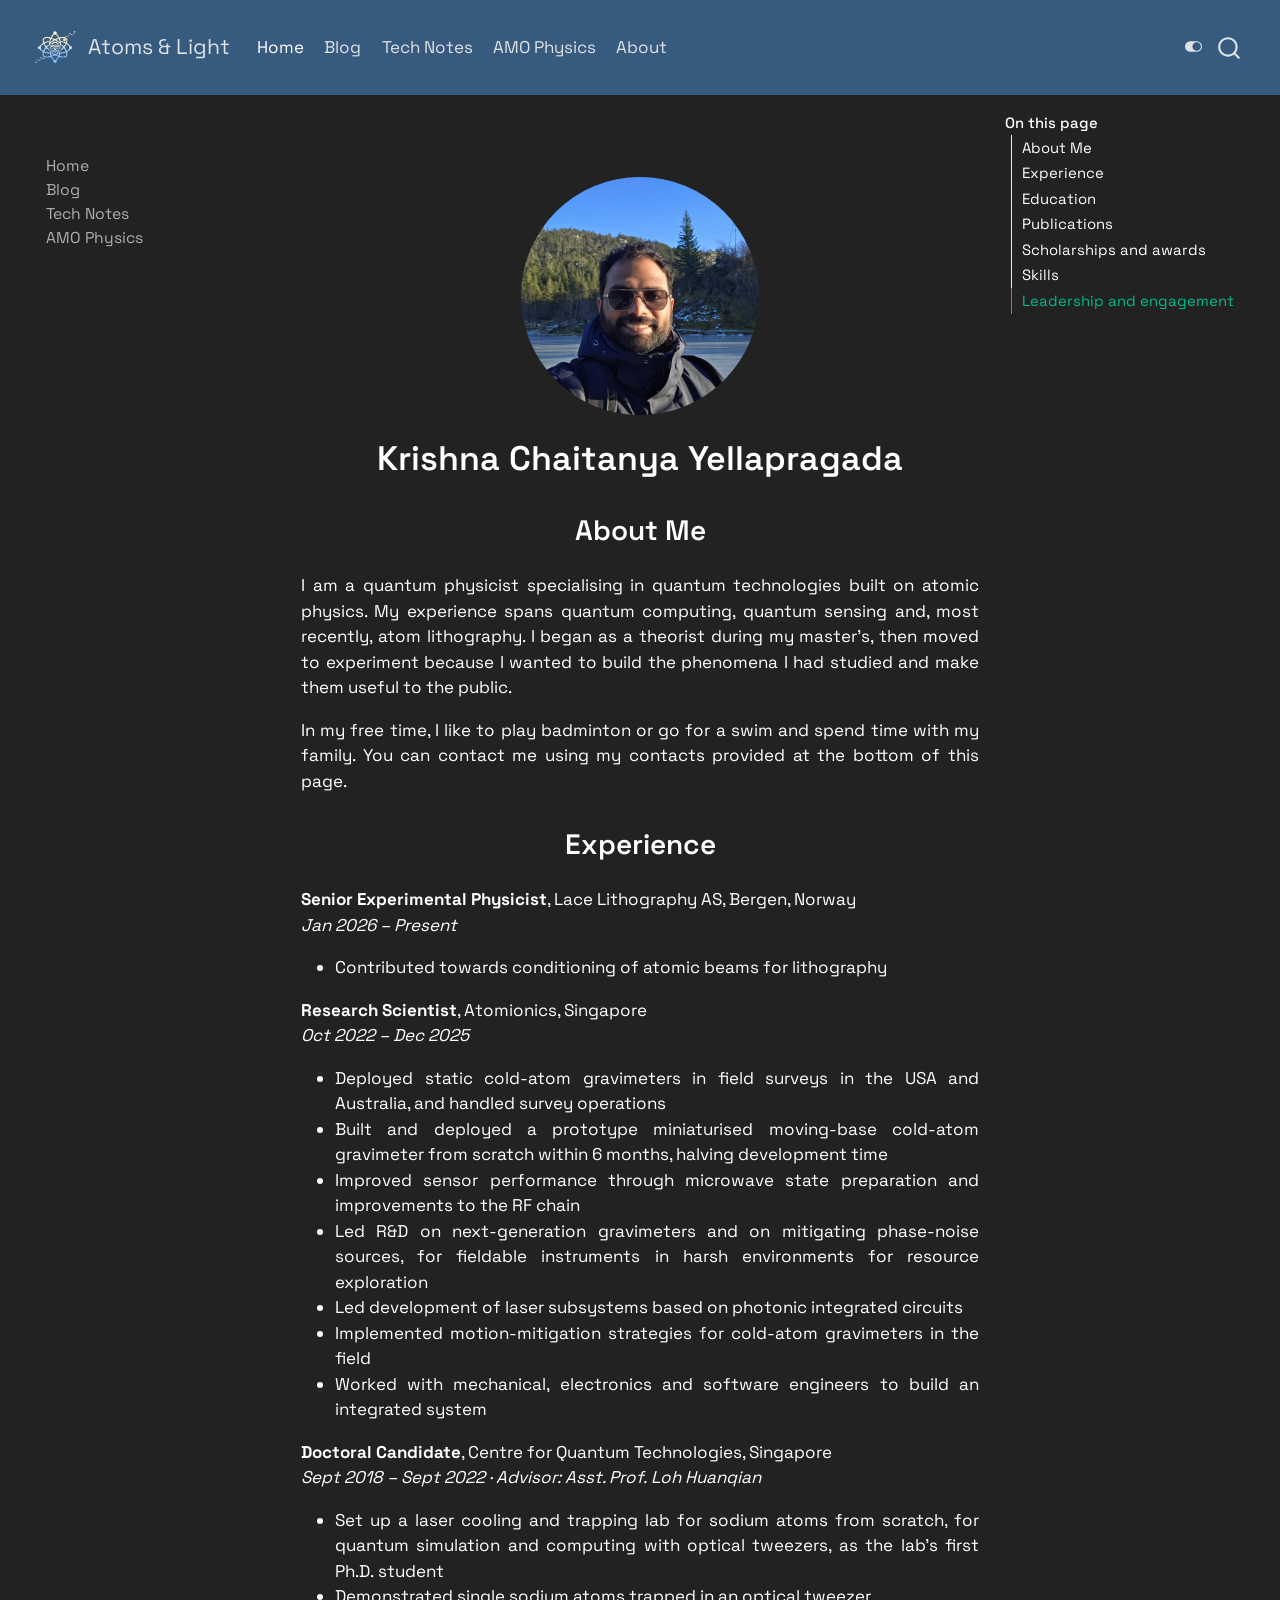
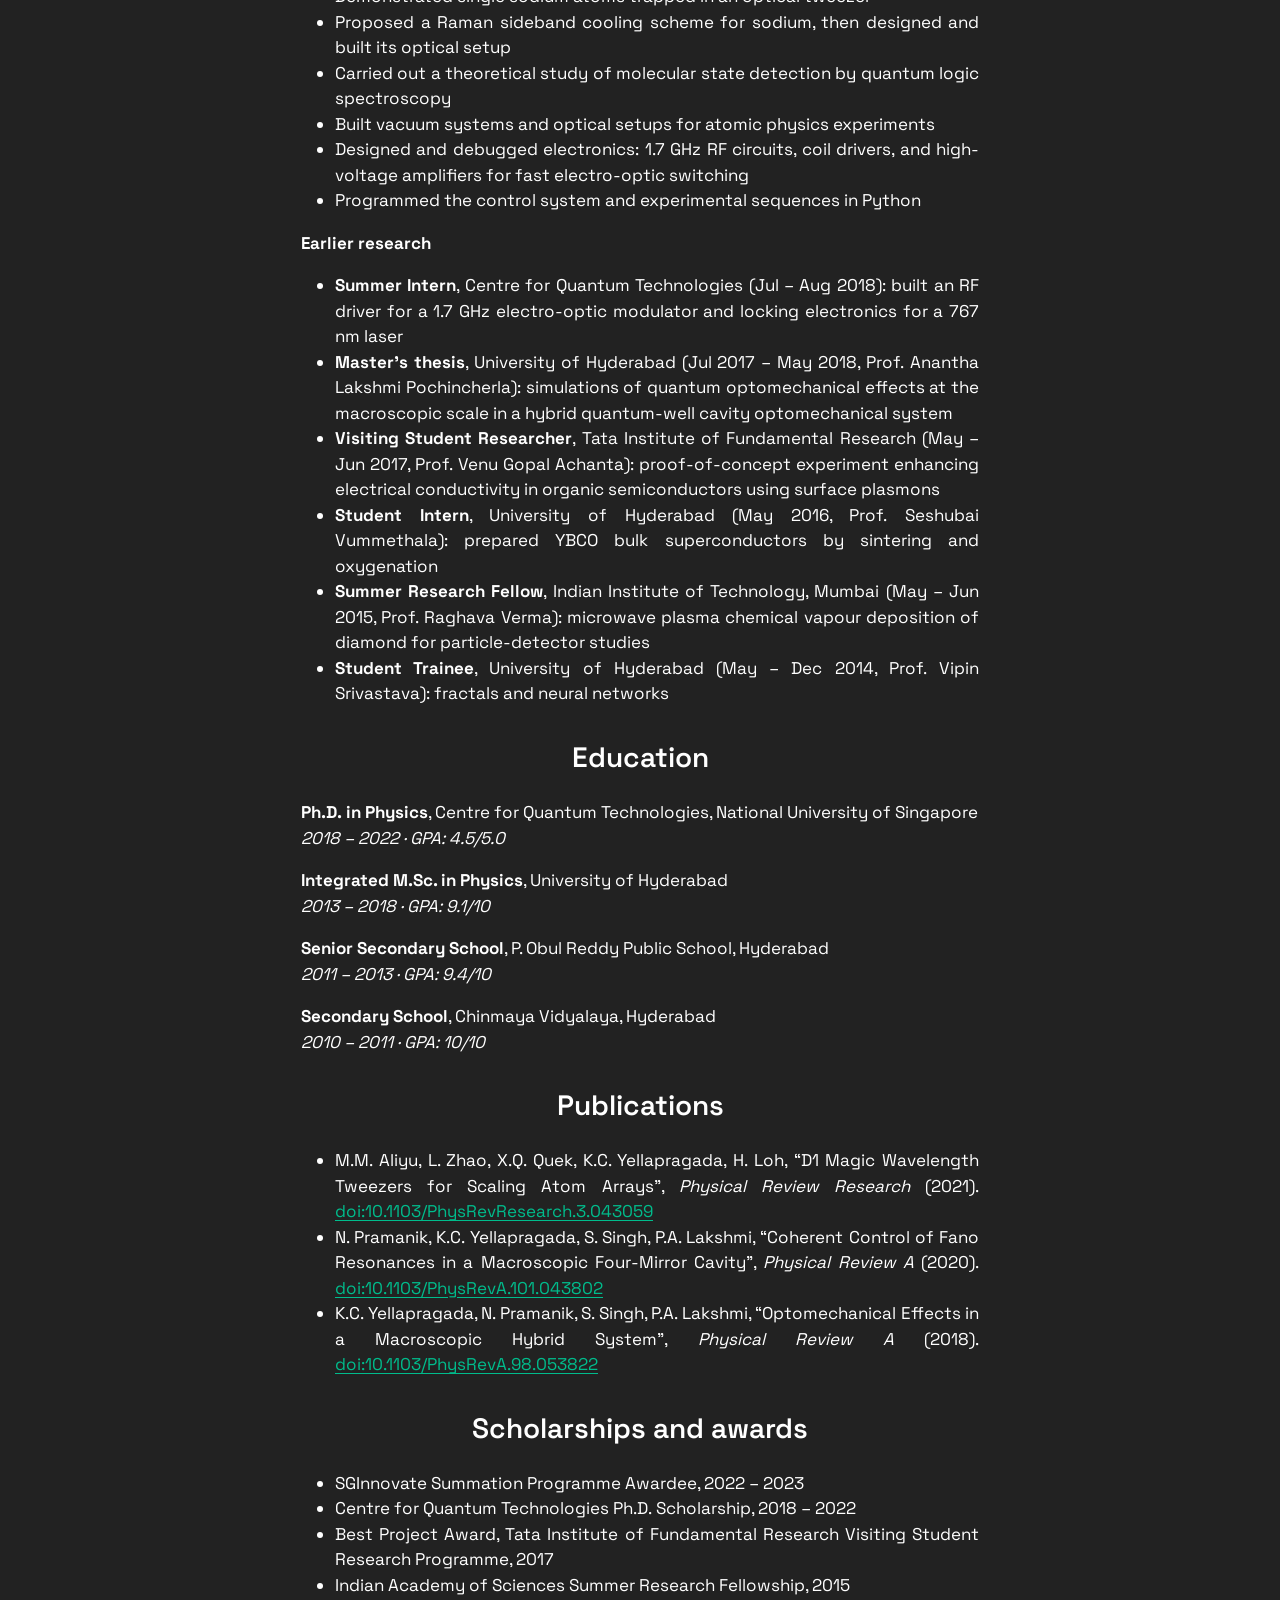
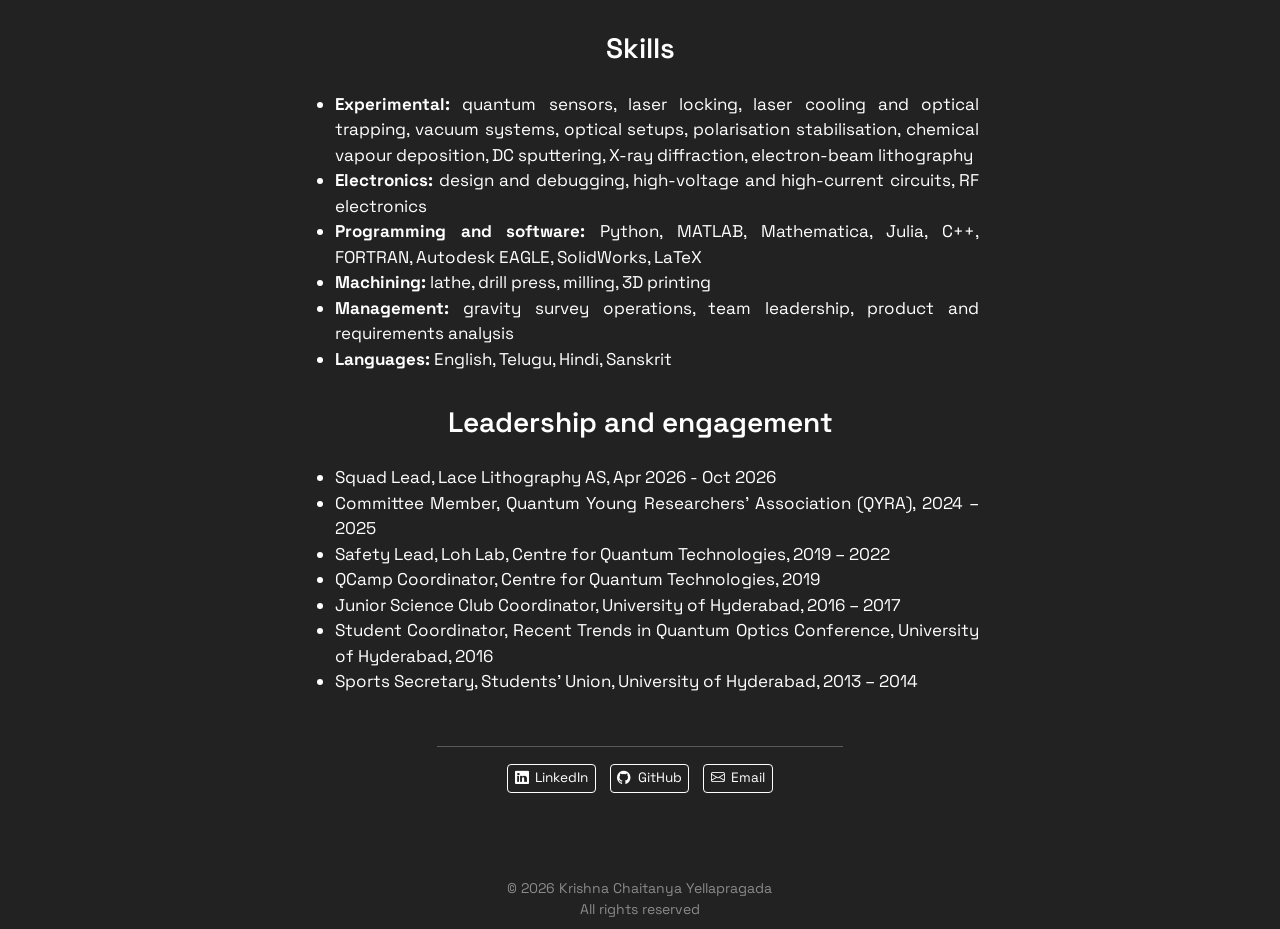
<file: docs/about.html>
<!DOCTYPE html>
<html xmlns="http://www.w3.org/1999/xhtml" lang="en" xml:lang="en"><head>

<meta charset="utf-8">
<meta name="generator" content="quarto-1.10.18">

<meta name="viewport" content="width=device-width, initial-scale=1.0, user-scalable=yes">


<title>Krishna Chaitanya Yellapragada – Atoms &amp; Light</title>
<style>
/* Default styles provided by pandoc.
** See https://pandoc.org/MANUAL.html#variables-for-html for config info.
*/
span.smallcaps{font-variant: small-caps;}
div.columns{display: flex; gap: 1.5em;}
div.column{flex: auto;}
@media screen {
div.columns{gap: min(4vw, 1.5em);}
div.column{overflow-x: auto;}
}
div.hanging-indent{margin-left: 1.5em; text-indent: -1.5em;}
ul.task-list{list-style: none;}
ul.task-list li input[type="checkbox"] {
  width: 0.8em;
  margin: 0 0.8em 0.2em -1em; /* quarto-specific, see https://github.com/quarto-dev/quarto-cli/issues/4556 */ 
  vertical-align: middle;
}
</style>


<script src="site_libs/quarto-nav/quarto-nav.js"></script>
<script src="site_libs/quarto-nav/headroom.min.js"></script>
<script src="site_libs/clipboard/clipboard.min.js"></script>
<script src="site_libs/quarto-search/autocomplete.umd.js"></script>
<script src="site_libs/quarto-search/fuse.min.js"></script>
<script src="site_libs/quarto-search/quarto-search.js"></script>
<meta name="quarto:offset" content="./">
<link href="./site_images/Logo.png" rel="icon" type="image/png">
<script src="site_libs/quarto-html/quarto.js" type="module"></script>
<script src="site_libs/quarto-html/tabsets/tabsets.js" type="module"></script>
<script src="site_libs/quarto-html/popper.min.js"></script>
<script src="site_libs/quarto-html/tippy.umd.min.js"></script>
<link href="site_libs/quarto-html/tippy.css" rel="stylesheet">
<link href="site_libs/quarto-html/quarto-syntax-highlighting-64a204ab8560d761af7679ceaba22944.css" rel="stylesheet" class="quarto-color-scheme" id="quarto-text-highlighting-styles">
<link href="site_libs/quarto-html/quarto-syntax-highlighting-dark-b85bc7c33db8c58e0ec93c3465666fed.css" rel="stylesheet" class="quarto-color-scheme quarto-color-alternate" id="quarto-text-highlighting-styles">
<script src="site_libs/bootstrap/bootstrap.min.js"></script>
<link href="site_libs/bootstrap/bootstrap-icons.css" rel="stylesheet">
<link href="site_libs/bootstrap/bootstrap-7298a1057d70cbdb7e348c7fbdef6206.min.css" rel="stylesheet" append-hash="true" class="quarto-color-scheme" id="quarto-bootstrap" data-mode="light">
<link href="site_libs/bootstrap/bootstrap-dark-caebe7de58cbe336b70cd2546ff46225.min.css" rel="stylesheet" append-hash="true" class="quarto-color-scheme quarto-color-alternate" id="quarto-bootstrap" data-mode="dark">
<script id="quarto-search-options" type="application/json">{
  "location": "navbar",
  "copy-button": false,
  "collapse-after": 3,
  "panel-placement": "end",
  "type": "overlay",
  "limit": 50,
  "keyboard-shortcut": [
    "f",
    "/",
    "s"
  ],
  "language": {
    "search-no-results-text": "No results",
    "search-matching-documents-text": "matching documents",
    "search-copy-link-title": "Copy link to search",
    "search-hide-matches-text": "Hide additional matches",
    "search-more-match-text": "more match in this document",
    "search-more-matches-text": "more matches in this document",
    "search-clear-button-title": "Clear",
    "search-text-placeholder": "",
    "search-detached-cancel-button-title": "Cancel",
    "search-submit-button-title": "Submit",
    "search-label": "Search"
  }
}</script>
<link rel="preconnect" href="https://fonts.googleapis.com">
<link rel="preconnect" href="https://fonts.gstatic.com" crossorigin="">
<link href="https://fonts.googleapis.com/css2?family=Space+Grotesk:wght@300..700&amp;display=swap" rel="stylesheet">


<link rel="stylesheet" href="styles.css">
</head>

<body class="nav-sidebar floating nav-fixed quarto-dark"><script id="quarto-html-before-body" type="application/javascript">
    const toggleBodyColorMode = (bsSheetEl) => {
      const mode = bsSheetEl.getAttribute("data-mode");
      const bodyEl = window.document.querySelector("body");
      if (mode === "dark") {
        bodyEl.classList.add("quarto-dark");
        bodyEl.classList.remove("quarto-light");
      } else {
        bodyEl.classList.add("quarto-light");
        bodyEl.classList.remove("quarto-dark");
      }
    }
    const toggleBodyColorPrimary = () => {
      const bsSheetEl = window.document.querySelector("link#quarto-bootstrap:not([rel=disabled-stylesheet])");
      if (bsSheetEl) {
        toggleBodyColorMode(bsSheetEl);
      }
    }
    const setColorSchemeToggle = (alternate) => {
      const toggles = window.document.querySelectorAll('.quarto-color-scheme-toggle');
      for (let i=0; i < toggles.length; i++) {
        const toggle = toggles[i];
        if (toggle) {
          if (alternate) {
            toggle.classList.add("alternate");
          } else {
            toggle.classList.remove("alternate");
          }
        }
      }
    };
    const toggleColorMode = (alternate) => {
      // Switch the stylesheets
      const primaryStylesheets = window.document.querySelectorAll('link.quarto-color-scheme:not(.quarto-color-alternate)');
      const alternateStylesheets = window.document.querySelectorAll('link.quarto-color-scheme.quarto-color-alternate');
      manageTransitions('#quarto-margin-sidebar .nav-link', false);
      if (alternate) {
        // note: dark is layered on light, we don't disable primary!
        enableStylesheet(alternateStylesheets);
        for (const sheetNode of alternateStylesheets) {
          if (sheetNode.id === "quarto-bootstrap") {
            toggleBodyColorMode(sheetNode);
          }
        }
      } else {
        disableStylesheet(alternateStylesheets);
        enableStylesheet(primaryStylesheets)
        toggleBodyColorPrimary();
      }
      manageTransitions('#quarto-margin-sidebar .nav-link', true);
      // Switch the toggles
      setColorSchemeToggle(alternate)
      // Hack to workaround the fact that safari doesn't
      // properly recolor the scrollbar when toggling (#1455)
      if (navigator.userAgent.indexOf('Safari') > 0 && navigator.userAgent.indexOf('Chrome') == -1) {
        manageTransitions("body", false);
        window.scrollTo(0, 1);
        setTimeout(() => {
          window.scrollTo(0, 0);
          manageTransitions("body", true);
        }, 40);
      }
    }
    const disableStylesheet = (stylesheets) => {
      for (let i=0; i < stylesheets.length; i++) {
        const stylesheet = stylesheets[i];
        stylesheet.rel = 'disabled-stylesheet';
      }
    }
    const enableStylesheet = (stylesheets) => {
      for (let i=0; i < stylesheets.length; i++) {
        const stylesheet = stylesheets[i];
        if(stylesheet.rel !== 'stylesheet') { // for Chrome, which will still FOUC without this check
          stylesheet.rel = 'stylesheet';
        }
      }
    }
    const manageTransitions = (selector, allowTransitions) => {
      const els = window.document.querySelectorAll(selector);
      for (let i=0; i < els.length; i++) {
        const el = els[i];
        if (allowTransitions) {
          el.classList.remove('notransition');
        } else {
          el.classList.add('notransition');
        }
      }
    }
    const isFileUrl = () => {
      return window.location.protocol === 'file:';
    }
    const hasAlternateSentinel = () => {
      let styleSentinel = getColorSchemeSentinel();
      if (styleSentinel !== null) {
        return styleSentinel === "alternate";
      } else {
        return false;
      }
    }
    const setStyleSentinel = (alternate) => {
      const value = alternate ? "alternate" : "default";
      if (!isFileUrl()) {
        window.localStorage.setItem("quarto-color-scheme", value);
      } else {
        localAlternateSentinel = value;
      }
    }
    const getColorSchemeSentinel = () => {
      if (!isFileUrl()) {
        const storageValue = window.localStorage.getItem("quarto-color-scheme");
        return storageValue != null ? storageValue : localAlternateSentinel;
      } else {
        return localAlternateSentinel;
      }
    }
    const toggleGiscusIfUsed = (isAlternate, darkModeDefault) => {
      const baseTheme = document.querySelector('#giscus-base-theme')?.value ?? 'light';
      const alternateTheme = document.querySelector('#giscus-alt-theme')?.value ?? 'dark';
      let newTheme = '';
      if(authorPrefersDark) {
        newTheme = isAlternate ? baseTheme : alternateTheme;
      } else {
        newTheme = isAlternate ? alternateTheme : baseTheme;
      }
      const changeGiscusTheme = () => {
        // From: https://github.com/giscus/giscus/issues/336
        const sendMessage = (message) => {
          const iframe = document.querySelector('iframe.giscus-frame');
          if (!iframe) return;
          iframe.contentWindow.postMessage({ giscus: message }, 'https://giscus.app');
        }
        sendMessage({
          setConfig: {
            theme: newTheme
          }
        });
      }
      const isGiscussLoaded = window.document.querySelector('iframe.giscus-frame') !== null;
      if (isGiscussLoaded) {
        changeGiscusTheme();
      }
    };
    const authorPrefersDark = true;
    const darkModeDefault = authorPrefersDark;
    let localAlternateSentinel = darkModeDefault ? 'alternate' : 'default';
    // Dark / light mode switch
    window.quartoToggleColorScheme = () => {
      // Read the current dark / light value
      let toAlternate = !hasAlternateSentinel();
      toggleColorMode(toAlternate);
      setStyleSentinel(toAlternate);
      toggleGiscusIfUsed(toAlternate, darkModeDefault);
      window.dispatchEvent(new Event('resize'));
    };
    // Switch to dark mode if need be
    if (hasAlternateSentinel()) {
      toggleColorMode(true);
    } else {
      toggleColorMode(false);
    }
  </script>

<div id="quarto-search-results"></div>
  <header id="quarto-header" class="headroom fixed-top">
    <nav class="navbar navbar-expand-lg " data-bs-theme="dark">
      <div class="navbar-container container-fluid">
      <div class="navbar-brand-container mx-auto">
    <a href="./index.html" class="navbar-brand navbar-brand-logo">
    <img src="./site_images/Logo.png" alt="Atoms and Light logo" class="navbar-logo light-content">
    <img src="./site_images/Logo.png" alt="Atoms and Light logo" class="navbar-logo dark-content">
    </a>
    <a class="navbar-brand" href="./index.html">
    <span class="navbar-title">Atoms &amp; Light</span>
    </a>
  </div>
            <div id="quarto-search" class="" title="Search"></div>
          <button class="navbar-toggler" type="button" data-bs-toggle="collapse" data-bs-target="#navbarCollapse" aria-controls="navbarCollapse" role="menu" aria-expanded="false" aria-label="Toggle navigation" onclick="if (window.quartoToggleHeadroom) { window.quartoToggleHeadroom(); }">
  <span class="navbar-toggler-icon"></span>
</button>
          <div class="collapse navbar-collapse" id="navbarCollapse">
            <ul class="navbar-nav navbar-nav-scroll me-auto">
  <li class="nav-item">
    <a class="nav-link active" href="./index.html" aria-current="page"> 
<span class="menu-text">Home</span></a>
  </li>  
  <li class="nav-item">
    <a class="nav-link" href="./blogs.html"> 
<span class="menu-text">Blog</span></a>
  </li>  
  <li class="nav-item">
    <a class="nav-link" href="./tech_notes.html"> 
<span class="menu-text">Tech Notes</span></a>
  </li>  
  <li class="nav-item">
    <a class="nav-link" href="./AMO_Physics/index.html"> 
<span class="menu-text">AMO Physics</span></a>
  </li>  
  <li class="nav-item">
    <a class="nav-link" href="./about.html"> 
<span class="menu-text">About</span></a>
  </li>  
</ul>
          </div> <!-- /navcollapse -->
            <div class="quarto-navbar-tools">
  <a href="" class="quarto-color-scheme-toggle quarto-navigation-tool  px-1" onclick="window.quartoToggleColorScheme(); return false;" title="Toggle dark mode"><i class="bi"></i></a>
</div>
      </div> <!-- /container-fluid -->
    </nav>
  <nav class="quarto-secondary-nav">
    <div class="container-fluid d-flex">
      <button type="button" class="quarto-btn-toggle btn" data-bs-toggle="collapse" role="button" data-bs-target=".quarto-sidebar-collapse-item" aria-controls="quarto-sidebar" aria-expanded="false" aria-label="Toggle sidebar navigation" onclick="if (window.quartoToggleHeadroom) { window.quartoToggleHeadroom(); }">
        <i class="bi bi-layout-text-sidebar-reverse"></i>
      </button>
        <nav class="quarto-page-breadcrumbs" aria-label="breadcrumb"><ol class="breadcrumb"><li class="breadcrumb-item">Krishna Chaitanya Yellapragada</li></ol></nav>
        <a class="flex-grow-1" role="navigation" data-bs-toggle="collapse" data-bs-target=".quarto-sidebar-collapse-item" aria-controls="quarto-sidebar" aria-expanded="false" aria-label="Toggle sidebar navigation" onclick="if (window.quartoToggleHeadroom) { window.quartoToggleHeadroom(); }">      
        </a>
      <button type="button" class="btn quarto-search-button" aria-label="Search" onclick="window.quartoOpenSearch();">
        <i class="bi bi-search"></i>
      </button>
    </div>
  </nav>
</header>
<!-- content -->
<div id="quarto-content" class="quarto-container page-columns page-rows-contents page-layout-article page-navbar">
<!-- sidebar -->
  <nav id="quarto-sidebar" class="sidebar collapse collapse-horizontal quarto-sidebar-collapse-item sidebar-navigation floating overflow-auto">
        <div class="mt-2 flex-shrink-0 align-items-center">
        <div class="sidebar-search">
        <div id="quarto-search" class="" title="Search"></div>
        </div>
        </div>
    <div class="sidebar-menu-container"> 
    <ul class="list-unstyled mt-1">
        <li class="sidebar-item">
  <div class="sidebar-item-container"> 
  <a href="./index.html" class="sidebar-item-text sidebar-link">
 <span class="menu-text">Home</span></a>
  </div>
</li>
        <li class="sidebar-item">
  <div class="sidebar-item-container"> 
  <a href="./blogs.html" class="sidebar-item-text sidebar-link">
 <span class="menu-text">Blog</span></a>
  </div>
</li>
        <li class="sidebar-item">
  <div class="sidebar-item-container"> 
  <a href="./tech_notes.html" class="sidebar-item-text sidebar-link">
 <span class="menu-text">Tech Notes</span></a>
  </div>
</li>
        <li class="sidebar-item">
  <div class="sidebar-item-container"> 
  <a href="./AMO_Physics/index.html" class="sidebar-item-text sidebar-link">
 <span class="menu-text">AMO Physics</span></a>
  </div>
</li>
    </ul>
    </div>
</nav>
<div id="quarto-sidebar-glass" class="quarto-sidebar-collapse-item" data-bs-toggle="collapse" data-bs-target=".quarto-sidebar-collapse-item"></div>
<!-- margin-sidebar -->
    <div id="quarto-margin-sidebar" class="sidebar margin-sidebar">
        <nav id="TOC" role="doc-toc" class="toc-active">
    <h2 id="toc-title">On this page</h2>
  <ul>
  <li><a href="#about-me" id="toc-about-me" class="nav-link active" data-scroll-target="#about-me">About Me</a></li>
  <li><a href="#experience" id="toc-experience" class="nav-link" data-scroll-target="#experience">Experience</a></li>
  <li><a href="#education" id="toc-education" class="nav-link" data-scroll-target="#education">Education</a></li>
  <li><a href="#publications" id="toc-publications" class="nav-link" data-scroll-target="#publications">Publications</a></li>
  <li><a href="#scholarships-and-awards" id="toc-scholarships-and-awards" class="nav-link" data-scroll-target="#scholarships-and-awards">Scholarships and awards</a></li>
  <li><a href="#skills" id="toc-skills" class="nav-link" data-scroll-target="#skills">Skills</a></li>
  <li><a href="#leadership-and-engagement" id="toc-leadership-and-engagement" class="nav-link" data-scroll-target="#leadership-and-engagement">Leadership and engagement</a></li>
  </ul>
</nav>
    </div>
<!-- main -->
<div class="quarto-about-jolla">
  <img src="site_images/KC_DP.jpg" class="about-image
  round " style="height: 14em; width: 14em;">
 <header id="title-block-header" class="quarto-title-block default">
<div class="quarto-title">
<h1 class="title">Krishna Chaitanya Yellapragada</h1>
</div>
<div class="quarto-title-meta">
  </div>
</header><main class="content" id="quarto-document-content">


<section id="about-me" class="level2">
<h2 data-anchor-id="about-me">About Me</h2>
<p>I am a quantum physicist specialising in quantum technologies built on atomic physics. My experience spans quantum computing, quantum sensing and, most recently, atom lithography. I began as a theorist during my master’s, then moved to experiment because I wanted to build the phenomena I had studied and make them useful to the public.</p>
<p>In my free time, I like to play badminton or go for a swim and spend time with my family. You can contact me using my contacts provided at the bottom of this page.</p>
</section>
<section id="experience" class="level2">
<h2 data-anchor-id="experience">Experience</h2>
<p><strong>Senior Experimental Physicist</strong>, Lace Lithography AS, Bergen, Norway<br> <em>Jan 2026 – Present</em></p>
<ul>
<li>Contributed towards conditioning of atomic beams for lithography</li>
</ul>
<p><strong>Research Scientist</strong>, Atomionics, Singapore<br> <em>Oct 2022 – Dec 2025</em></p>
<ul>
<li>Deployed static cold-atom gravimeters in field surveys in the USA and Australia, and handled survey operations</li>
<li>Built and deployed a prototype miniaturised moving-base cold-atom gravimeter from scratch within 6 months, halving development time</li>
<li>Improved sensor performance through microwave state preparation and improvements to the RF chain</li>
<li>Led R&amp;D on next-generation gravimeters and on mitigating phase-noise sources, for fieldable instruments in harsh environments for resource exploration</li>
<li>Led development of laser subsystems based on photonic integrated circuits</li>
<li>Implemented motion-mitigation strategies for cold-atom gravimeters in the field</li>
<li>Worked with mechanical, electronics and software engineers to build an integrated system</li>
</ul>
<p><strong>Doctoral Candidate</strong>, Centre for Quantum Technologies, Singapore<br> <em>Sept 2018 – Sept 2022 · Advisor: Asst. Prof.&nbsp;Loh Huanqian</em></p>
<ul>
<li>Set up a laser cooling and trapping lab for sodium atoms from scratch, for quantum simulation and computing with optical tweezers, as the lab’s first Ph.D.&nbsp;student</li>
<li>Demonstrated single sodium atoms trapped in an optical tweezer</li>
<li>Proposed a Raman sideband cooling scheme for sodium, then designed and built its optical setup</li>
<li>Carried out a theoretical study of molecular state detection by quantum logic spectroscopy</li>
<li>Built vacuum systems and optical setups for atomic physics experiments</li>
<li>Designed and debugged electronics: 1.7 GHz RF circuits, coil drivers, and high-voltage amplifiers for fast electro-optic switching</li>
<li>Programmed the control system and experimental sequences in Python</li>
</ul>
<p><strong>Earlier research</strong></p>
<ul>
<li><strong>Summer Intern</strong>, Centre for Quantum Technologies (Jul – Aug 2018): built an RF driver for a 1.7 GHz electro-optic modulator and locking electronics for a 767 nm laser</li>
<li><strong>Master’s thesis</strong>, University of Hyderabad (Jul 2017 – May 2018, Prof.&nbsp;Anantha Lakshmi Pochincherla): simulations of quantum optomechanical effects at the macroscopic scale in a hybrid quantum-well cavity optomechanical system</li>
<li><strong>Visiting Student Researcher</strong>, Tata Institute of Fundamental Research (May – Jun 2017, Prof.&nbsp;Venu Gopal Achanta): proof-of-concept experiment enhancing electrical conductivity in organic semiconductors using surface plasmons</li>
<li><strong>Student Intern</strong>, University of Hyderabad (May 2016, Prof.&nbsp;Seshubai Vummethala): prepared YBCO bulk superconductors by sintering and oxygenation</li>
<li><strong>Summer Research Fellow</strong>, Indian Institute of Technology, Mumbai (May – Jun 2015, Prof.&nbsp;Raghava Verma): microwave plasma chemical vapour deposition of diamond for particle-detector studies</li>
<li><strong>Student Trainee</strong>, University of Hyderabad (May – Dec 2014, Prof.&nbsp;Vipin Srivastava): fractals and neural networks</li>
</ul>
</section>
<section id="education" class="level2">
<h2 data-anchor-id="education">Education</h2>
<p><strong>Ph.D.&nbsp;in Physics</strong>, Centre for Quantum Technologies, National University of Singapore<br> <em>2018 – 2022 · GPA: 4.5/5.0</em></p>
<p><strong>Integrated M.Sc. in Physics</strong>, University of Hyderabad<br> <em>2013 – 2018 · GPA: 9.1/10</em></p>
<p><strong>Senior Secondary School</strong>, P. Obul Reddy Public School, Hyderabad<br> <em>2011 – 2013 · GPA: 9.4/10</em></p>
<p><strong>Secondary School</strong>, Chinmaya Vidyalaya, Hyderabad<br> <em>2010 – 2011 · GPA: 10/10</em></p>
</section>
<section id="publications" class="level2">
<h2 data-anchor-id="publications">Publications</h2>
<ul>
<li>M.M. Aliyu, L. Zhao, X.Q. Quek, K.C. Yellapragada, H. Loh, “D1 Magic Wavelength Tweezers for Scaling Atom Arrays”, <em>Physical Review Research</em> (2021). <a href="https://doi.org/10.1103/PhysRevResearch.3.043059">doi:10.1103/PhysRevResearch.3.043059</a></li>
<li>N. Pramanik, K.C. Yellapragada, S. Singh, P.A. Lakshmi, “Coherent Control of Fano Resonances in a Macroscopic Four-Mirror Cavity”, <em>Physical Review A</em> (2020). <a href="https://doi.org/10.1103/PhysRevA.101.043802">doi:10.1103/PhysRevA.101.043802</a></li>
<li>K.C. Yellapragada, N. Pramanik, S. Singh, P.A. Lakshmi, “Optomechanical Effects in a Macroscopic Hybrid System”, <em>Physical Review A</em> (2018). <a href="https://doi.org/10.1103/PhysRevA.98.053822">doi:10.1103/PhysRevA.98.053822</a></li>
</ul>
</section>
<section id="scholarships-and-awards" class="level2">
<h2 data-anchor-id="scholarships-and-awards">Scholarships and awards</h2>
<ul>
<li>SGInnovate Summation Programme Awardee, 2022 – 2023</li>
<li>Centre for Quantum Technologies Ph.D.&nbsp;Scholarship, 2018 – 2022</li>
<li>Best Project Award, Tata Institute of Fundamental Research Visiting Student Research Programme, 2017</li>
<li>Indian Academy of Sciences Summer Research Fellowship, 2015</li>
</ul>
</section>
<section id="skills" class="level2">
<h2 data-anchor-id="skills">Skills</h2>
<ul>
<li><strong>Experimental:</strong> quantum sensors, laser locking, laser cooling and optical trapping, vacuum systems, optical setups, polarisation stabilisation, chemical vapour deposition, DC sputtering, X-ray diffraction, electron-beam lithography</li>
<li><strong>Electronics:</strong> design and debugging, high-voltage and high-current circuits, RF electronics</li>
<li><strong>Programming and software:</strong> Python, MATLAB, Mathematica, Julia, C++, FORTRAN, Autodesk EAGLE, SolidWorks, LaTeX</li>
<li><strong>Machining:</strong> lathe, drill press, milling, 3D printing</li>
<li><strong>Management:</strong> gravity survey operations, team leadership, product and requirements analysis</li>
<li><strong>Languages:</strong> English, Telugu, Hindi, Sanskrit</li>
</ul>
</section>
<section id="leadership-and-engagement" class="level2">
<h2 data-anchor-id="leadership-and-engagement">Leadership and engagement</h2>
<ul>
<li>Squad Lead, Lace Lithography AS, Apr 2026 - Oct 2026</li>
<li>Committee Member, Quantum Young Researchers’ Association (QYRA), 2024 – 2025</li>
<li>Safety Lead, Loh Lab, Centre for Quantum Technologies, 2019 – 2022</li>
<li>QCamp Coordinator, Centre for Quantum Technologies, 2019</li>
<li>Junior Science Club Coordinator, University of Hyderabad, 2016 – 2017</li>
<li>Student Coordinator, Recent Trends in Quantum Optics Conference, University of Hyderabad, 2016</li>
<li>Sports Secretary, Students’ Union, University of Hyderabad, 2013 – 2014</li>
</ul>


</section>
</main> 
  <hr class="about-sep">
   <div class="about-links">
  <a href="https://www.linkedin.com/in/krishna-chaitanya-yellapragada" class="about-link" rel="" target="">
    <i class="bi bi-linkedin"></i>
     <span class="about-link-text">LinkedIn</span>
  </a>
  <a href="https://github.com/ykrischait" class="about-link" rel="" target="">
    <i class="bi bi-github"></i>
     <span class="about-link-text">GitHub</span>
  </a>
  <a href="mailto:contact@atomsandlight.com" class="about-link" rel="" target="">
    <i class="bi bi-envelope"></i>
     <span class="about-link-text">Email</span>
  </a>
</div>
</div>
 <!-- /main -->
<script id="quarto-html-after-body" type="application/javascript">
  window.document.addEventListener("DOMContentLoaded", function (event) {
    // Ensure there is a toggle, if there isn't float one in the top right
    if (window.document.querySelector('.quarto-color-scheme-toggle') === null) {
      const a = window.document.createElement('a');
      a.classList.add('top-right');
      a.classList.add('quarto-color-scheme-toggle');
      a.href = "";
      a.onclick = function() { try { window.quartoToggleColorScheme(); } catch {} return false; };
      const i = window.document.createElement("i");
      i.classList.add('bi');
      a.appendChild(i);
      window.document.body.appendChild(a);
    }
    setColorSchemeToggle(hasAlternateSentinel())
    const isCodeAnnotation = (el) => {
      for (const clz of el.classList) {
        if (clz.startsWith('code-annotation-')) {                     
          return true;
        }
      }
      return false;
    }
    const onCopySuccess = function(e) {
      // button target
      const button = e.trigger;
      // don't keep focus
      button.blur();
      // flash "checked"
      button.classList.add('code-copy-button-checked');
      var currentTitle = button.getAttribute("title");
      button.setAttribute("title", "Copied!");
      let tooltip;
      if (window.bootstrap) {
        button.setAttribute("data-bs-toggle", "tooltip");
        button.setAttribute("data-bs-placement", "left");
        button.setAttribute("data-bs-title", "Copied!");
        tooltip = new bootstrap.Tooltip(button, 
          { trigger: "manual", 
            customClass: "code-copy-button-tooltip",
            offset: [0, -8]});
        tooltip.show();    
      }
      setTimeout(function() {
        if (tooltip) {
          tooltip.hide();
          button.removeAttribute("data-bs-title");
          button.removeAttribute("data-bs-toggle");
          button.removeAttribute("data-bs-placement");
        }
        button.setAttribute("title", currentTitle);
        button.classList.remove('code-copy-button-checked');
      }, 1000);
      // clear code selection
      e.clearSelection();
    }
    const getTextToCopy = function(trigger) {
      const outerScaffold = trigger.parentElement.cloneNode(true);
      const codeEl = outerScaffold.querySelector('code');
      for (const childEl of codeEl.children) {
        if (isCodeAnnotation(childEl)) {
          childEl.remove();
        }
      }
      return codeEl.innerText;
    }
    const clipboard = new window.ClipboardJS('.code-copy-button:not([data-in-quarto-modal])', {
      text: getTextToCopy
    });
    clipboard.on('success', onCopySuccess);
    if (window.document.getElementById('quarto-embedded-source-code-modal')) {
      const clipboardModal = new window.ClipboardJS('.code-copy-button[data-in-quarto-modal]', {
        text: getTextToCopy,
        container: window.document.getElementById('quarto-embedded-source-code-modal')
      });
      clipboardModal.on('success', onCopySuccess);
    }
      var localhostRegex = new RegExp(/^(?:http|https):\/\/localhost\:?[0-9]*\//);
      var mailtoRegex = new RegExp(/^mailto:/);
        var filterRegex = new RegExp("https:\/\/www\.atomsandlight\.com");
      var isInternal = (href) => {
          return filterRegex.test(href) || localhostRegex.test(href) || mailtoRegex.test(href);
      }
      // Inspect non-navigation links and adorn them if external
     var links = window.document.querySelectorAll('a[href]:not(.nav-link):not(.navbar-brand):not(.toc-action):not(.sidebar-link):not(.sidebar-item-toggle):not(.pagination-link):not(.no-external):not([aria-hidden]):not(.dropdown-item):not(.quarto-navigation-tool):not(.about-link)');
      for (var i=0; i<links.length; i++) {
        const link = links[i];
        if (!isInternal(link.href)) {
          // undo the damage that might have been done by quarto-nav.js in the case of
          // links that we want to consider external
          if (link.dataset.originalHref !== undefined) {
            link.href = link.dataset.originalHref;
          }
        }
      }
    function tippyHover(el, contentFn, onTriggerFn, onUntriggerFn) {
      const config = {
        allowHTML: true,
        maxWidth: 500,
        delay: 100,
        arrow: false,
        appendTo: function(el) {
            return el.parentElement;
        },
        interactive: true,
        interactiveBorder: 10,
        theme: 'quarto',
        placement: 'bottom-start',
      };
      if (contentFn) {
        config.content = contentFn;
      }
      if (onTriggerFn) {
        config.onTrigger = onTriggerFn;
      }
      if (onUntriggerFn) {
        config.onUntrigger = onUntriggerFn;
      }
      window.tippy(el, config); 
    }
    const noterefs = window.document.querySelectorAll('a[role="doc-noteref"]');
    for (var i=0; i<noterefs.length; i++) {
      const ref = noterefs[i];
      tippyHover(ref, function() {
        // use id or data attribute instead here
        let href = ref.getAttribute('data-footnote-href') || ref.getAttribute('href');
        try { href = new URL(href).hash; } catch {}
        const id = href.replace(/^#\/?/, "");
        const note = window.document.getElementById(id);
        if (note) {
          return note.innerHTML;
        } else {
          return "";
        }
      });
    }
    const xrefs = window.document.querySelectorAll('a.quarto-xref');
    const processXRef = (id, note) => {
      // Strip column container classes
      const stripColumnClz = (el) => {
        el.classList.remove("page-full", "page-columns");
        if (el.children) {
          for (const child of el.children) {
            stripColumnClz(child);
          }
        }
      }
      stripColumnClz(note)
      if (id === null || id.startsWith('sec-')) {
        // Special case sections, only their first couple elements
        const container = document.createElement("div");
        if (note.children && note.children.length > 2) {
          container.appendChild(note.children[0].cloneNode(true));
          for (let i = 1; i < note.children.length; i++) {
            const child = note.children[i];
            if (child.tagName === "P" && child.innerText === "") {
              continue;
            } else {
              container.appendChild(child.cloneNode(true));
              break;
            }
          }
          if (window.Quarto?.typesetMath) {
            window.Quarto.typesetMath(container);
          }
          return container.innerHTML
        } else {
          if (window.Quarto?.typesetMath) {
            window.Quarto.typesetMath(note);
          }
          return note.innerHTML;
        }
      } else {
        // Remove any anchor links if they are present
        const anchorLink = note.querySelector('a.anchorjs-link');
        if (anchorLink) {
          anchorLink.remove();
        }
        if (window.Quarto?.typesetMath) {
          window.Quarto.typesetMath(note);
        }
        if (note.classList.contains("callout")) {
          return note.outerHTML;
        } else {
          return note.innerHTML;
        }
      }
    }
    for (var i=0; i<xrefs.length; i++) {
      const xref = xrefs[i];
      tippyHover(xref, undefined, function(instance) {
        instance.disable();
        let url = xref.getAttribute('href');
        let hash = undefined; 
        if (url.startsWith('#')) {
          hash = url;
        } else {
          try { hash = new URL(url).hash; } catch {}
        }
        if (hash) {
          const id = hash.replace(/^#\/?/, "");
          const note = window.document.getElementById(id);
          if (note !== null) {
            try {
              const html = processXRef(id, note.cloneNode(true));
              instance.setContent(html);
            } finally {
              instance.enable();
              instance.show();
            }
          } else {
            // See if we can fetch this
            fetch(url.split('#')[0])
            .then(res => res.text())
            .then(html => {
              const parser = new DOMParser();
              const htmlDoc = parser.parseFromString(html, "text/html");
              const note = htmlDoc.getElementById(id);
              if (note !== null) {
                const html = processXRef(id, note);
                instance.setContent(html);
              } 
            }).finally(() => {
              instance.enable();
              instance.show();
            });
          }
        } else {
          // See if we can fetch a full url (with no hash to target)
          // This is a special case and we should probably do some content thinning / targeting
          fetch(url)
          .then(res => res.text())
          .then(html => {
            const parser = new DOMParser();
            const htmlDoc = parser.parseFromString(html, "text/html");
            const note = htmlDoc.querySelector('main.content');
            if (note !== null) {
              // This should only happen for chapter cross references
              // (since there is no id in the URL)
              // remove the first header
              if (note.children.length > 0 && note.children[0].tagName === "HEADER") {
                note.children[0].remove();
              }
              const html = processXRef(null, note);
              instance.setContent(html);
            } 
          }).finally(() => {
            instance.enable();
            instance.show();
          });
        }
      }, function(instance) {
      });
    }
        let selectedAnnoteEl;
        const selectorForAnnotation = ( cell, annotation) => {
          let cellAttr = 'data-code-cell="' + cell + '"';
          let lineAttr = 'data-code-annotation="' +  annotation + '"';
          const selector = 'span[' + cellAttr + '][' + lineAttr + ']';
          return selector;
        }
        const selectCodeLines = (annoteEl) => {
          const doc = window.document;
          const targetCell = annoteEl.getAttribute("data-target-cell");
          const targetAnnotation = annoteEl.getAttribute("data-target-annotation");
          const annoteSpan = window.document.querySelector(selectorForAnnotation(targetCell, targetAnnotation));
          const lines = annoteSpan.getAttribute("data-code-lines").split(",");
          const lineIds = lines.map((line) => {
            return targetCell + "-" + line;
          })
          let top = null;
          let height = null;
          let parent = null;
          if (lineIds.length > 0) {
              //compute the position of the single el (top and bottom and make a div)
              const el = window.document.getElementById(lineIds[0]);
              top = el.offsetTop;
              height = el.offsetHeight;
              parent = el.parentElement.parentElement;
            if (lineIds.length > 1) {
              const lastEl = window.document.getElementById(lineIds[lineIds.length - 1]);
              const bottom = lastEl.offsetTop + lastEl.offsetHeight;
              height = bottom - top;
            }
            if (top !== null && height !== null && parent !== null) {
              // cook up a div (if necessary) and position it 
              let div = window.document.getElementById("code-annotation-line-highlight");
              if (div === null) {
                div = window.document.createElement("div");
                div.setAttribute("id", "code-annotation-line-highlight");
                div.style.position = 'absolute';
                parent.appendChild(div);
              }
              div.style.top = top - 2 + "px";
              div.style.height = height + 4 + "px";
              div.style.left = 0;
              let gutterDiv = window.document.getElementById("code-annotation-line-highlight-gutter");
              if (gutterDiv === null) {
                gutterDiv = window.document.createElement("div");
                gutterDiv.setAttribute("id", "code-annotation-line-highlight-gutter");
                gutterDiv.style.position = 'absolute';
                const codeCell = window.document.getElementById(targetCell);
                const gutter = codeCell.querySelector('.code-annotation-gutter');
                gutter.appendChild(gutterDiv);
              }
              gutterDiv.style.top = top - 2 + "px";
              gutterDiv.style.height = height + 4 + "px";
            }
            selectedAnnoteEl = annoteEl;
          }
        };
        const unselectCodeLines = () => {
          const elementsIds = ["code-annotation-line-highlight", "code-annotation-line-highlight-gutter"];
          elementsIds.forEach((elId) => {
            const div = window.document.getElementById(elId);
            if (div) {
              div.remove();
            }
          });
          selectedAnnoteEl = undefined;
        };
          // Handle positioning of the toggle
      window.addEventListener(
        "resize",
        throttle(() => {
          elRect = undefined;
          if (selectedAnnoteEl) {
            selectCodeLines(selectedAnnoteEl);
          }
        }, 10)
      );
      function throttle(fn, ms) {
      let throttle = false;
      let timer;
        return (...args) => {
          if(!throttle) { // first call gets through
              fn.apply(this, args);
              throttle = true;
          } else { // all the others get throttled
              if(timer) clearTimeout(timer); // cancel #2
              timer = setTimeout(() => {
                fn.apply(this, args);
                timer = throttle = false;
              }, ms);
          }
        };
      }
        // Attach click handler to the DT
        const annoteDls = window.document.querySelectorAll('dt[data-target-cell]');
        for (const annoteDlNode of annoteDls) {
          annoteDlNode.addEventListener('click', (event) => {
            const clickedEl = event.target;
            if (clickedEl !== selectedAnnoteEl) {
              unselectCodeLines();
              const activeEl = window.document.querySelector('dt[data-target-cell].code-annotation-active');
              if (activeEl) {
                activeEl.classList.remove('code-annotation-active');
              }
              selectCodeLines(clickedEl);
              clickedEl.classList.add('code-annotation-active');
            } else {
              // Unselect the line
              unselectCodeLines();
              clickedEl.classList.remove('code-annotation-active');
            }
          });
        }
    const findCites = (el) => {
      const parentEl = el.parentElement;
      if (parentEl) {
        const cites = parentEl.dataset.cites;
        if (cites) {
          return {
            el,
            cites: cites.split(' ')
          };
        } else {
          return findCites(el.parentElement)
        }
      } else {
        return undefined;
      }
    };
    var bibliorefs = window.document.querySelectorAll('a[role="doc-biblioref"]');
    for (var i=0; i<bibliorefs.length; i++) {
      const ref = bibliorefs[i];
      const citeInfo = findCites(ref);
      if (citeInfo) {
        tippyHover(citeInfo.el, function() {
          var popup = window.document.createElement('div');
          citeInfo.cites.forEach(function(cite) {
            var citeDiv = window.document.createElement('div');
            citeDiv.classList.add('hanging-indent');
            citeDiv.classList.add('csl-entry');
            var biblioDiv = window.document.getElementById('ref-' + cite);
            if (biblioDiv) {
              citeDiv.innerHTML = biblioDiv.innerHTML;
            }
            popup.appendChild(citeDiv);
          });
          return popup.innerHTML;
        });
      }
    }
  });
  </script>
</div> <!-- /content -->
<footer class="footer">
  <div class="nav-footer">
    <div class="nav-footer-left">
      &nbsp;
    </div>   
    <div class="nav-footer-center">
<p>© 2026 Krishna Chaitanya Yellapragada <br> All rights reserved</p>
</div>
    <div class="nav-footer-right">
      &nbsp;
    </div>
  </div>
</footer>




</body></html>
</file>
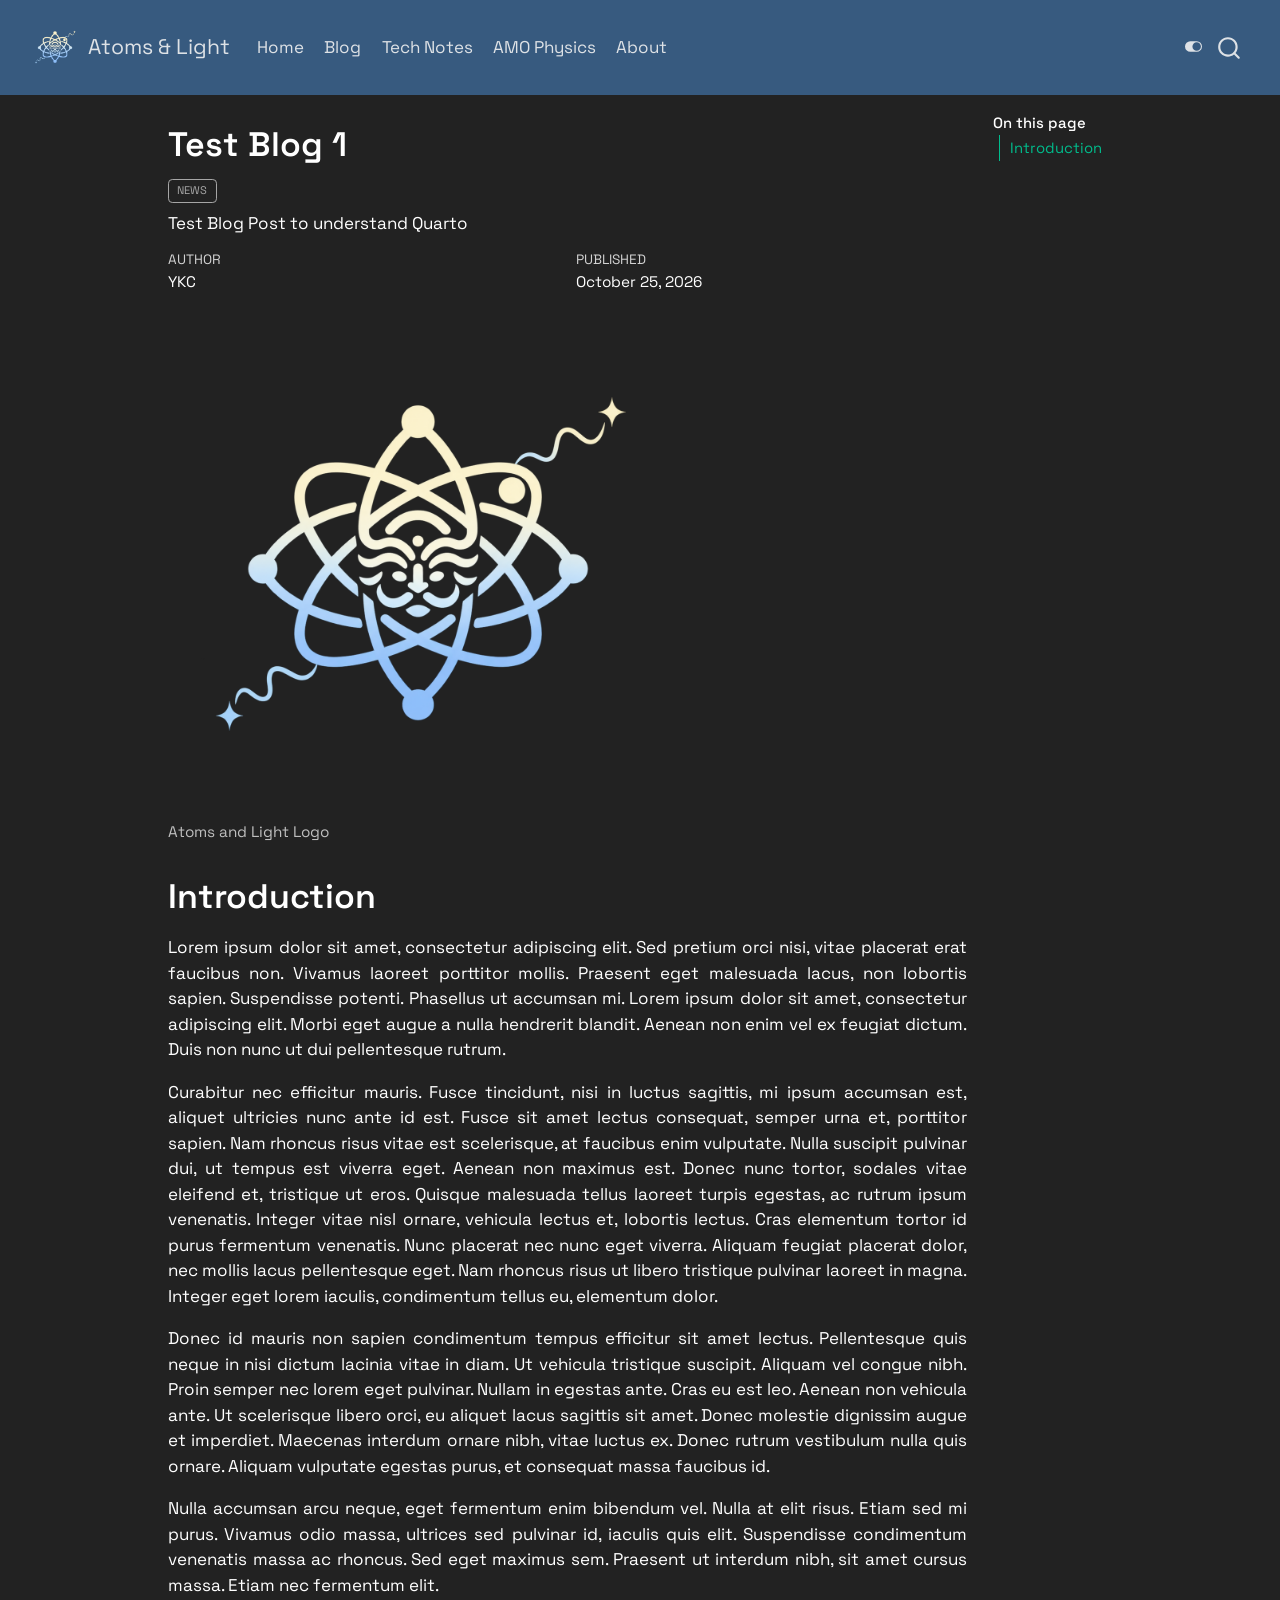
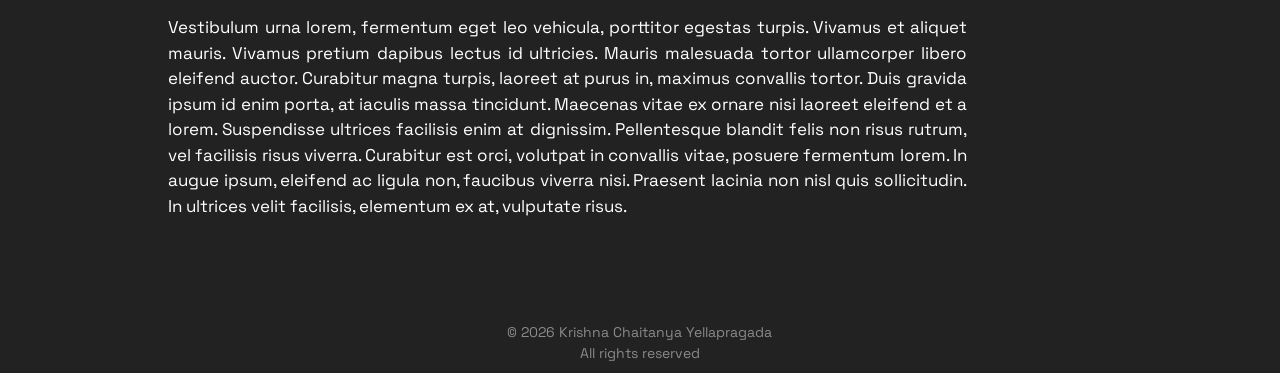
<file: docs/Blog/test_blog1.html>
<!DOCTYPE html>
<html xmlns="http://www.w3.org/1999/xhtml" lang="en" xml:lang="en"><head>

<meta charset="utf-8">
<meta name="generator" content="quarto-1.10.18">

<meta name="viewport" content="width=device-width, initial-scale=1.0, user-scalable=yes">

<meta name="author" content="YKC">
<meta name="dcterms.date" content="2026-10-25">
<meta name="description" content="Test Blog Post to understand Quarto">

<title>Test Blog 1 – Atoms &amp; Light</title>
<style>
/* Default styles provided by pandoc.
** See https://pandoc.org/MANUAL.html#variables-for-html for config info.
*/
span.smallcaps{font-variant: small-caps;}
div.columns{display: flex; gap: 1.5em;}
div.column{flex: auto;}
@media screen {
div.columns{gap: min(4vw, 1.5em);}
div.column{overflow-x: auto;}
}
div.hanging-indent{margin-left: 1.5em; text-indent: -1.5em;}
ul.task-list{list-style: none;}
ul.task-list li input[type="checkbox"] {
  width: 0.8em;
  margin: 0 0.8em 0.2em -1em; /* quarto-specific, see https://github.com/quarto-dev/quarto-cli/issues/4556 */ 
  vertical-align: middle;
}
</style>


<script src="../site_libs/quarto-nav/quarto-nav.js"></script>
<script src="../site_libs/quarto-nav/headroom.min.js"></script>
<script src="../site_libs/clipboard/clipboard.min.js"></script>
<script src="../site_libs/quarto-search/autocomplete.umd.js"></script>
<script src="../site_libs/quarto-search/fuse.min.js"></script>
<script src="../site_libs/quarto-search/quarto-search.js"></script>
<meta name="quarto:offset" content="../">
<link href="../site_images/Logo.png" rel="icon" type="image/png">
<script src="../site_libs/quarto-html/quarto.js" type="module"></script>
<script src="../site_libs/quarto-html/tabsets/tabsets.js" type="module"></script>
<script src="../site_libs/quarto-html/popper.min.js"></script>
<script src="../site_libs/quarto-html/tippy.umd.min.js"></script>
<script src="../site_libs/quarto-html/anchor.min.js"></script>
<link href="../site_libs/quarto-html/tippy.css" rel="stylesheet">
<link href="../site_libs/quarto-html/quarto-syntax-highlighting-64a204ab8560d761af7679ceaba22944.css" rel="stylesheet" class="quarto-color-scheme" id="quarto-text-highlighting-styles">
<link href="../site_libs/quarto-html/quarto-syntax-highlighting-dark-b85bc7c33db8c58e0ec93c3465666fed.css" rel="stylesheet" class="quarto-color-scheme quarto-color-alternate" id="quarto-text-highlighting-styles">
<script src="../site_libs/bootstrap/bootstrap.min.js"></script>
<link href="../site_libs/bootstrap/bootstrap-icons.css" rel="stylesheet">
<link href="../site_libs/bootstrap/bootstrap-8432656c7397e52e039bc6035508133a.min.css" rel="stylesheet" append-hash="true" class="quarto-color-scheme" id="quarto-bootstrap" data-mode="light">
<link href="../site_libs/bootstrap/bootstrap-dark-de7429b65a51daca26d490de91d81e33.min.css" rel="stylesheet" append-hash="true" class="quarto-color-scheme quarto-color-alternate" id="quarto-bootstrap" data-mode="dark">
<script id="quarto-search-options" type="application/json">{
  "location": "navbar",
  "copy-button": false,
  "collapse-after": 3,
  "panel-placement": "end",
  "type": "overlay",
  "limit": 50,
  "keyboard-shortcut": [
    "f",
    "/",
    "s"
  ],
  "language": {
    "search-no-results-text": "No results",
    "search-matching-documents-text": "matching documents",
    "search-copy-link-title": "Copy link to search",
    "search-hide-matches-text": "Hide additional matches",
    "search-more-match-text": "more match in this document",
    "search-more-matches-text": "more matches in this document",
    "search-clear-button-title": "Clear",
    "search-text-placeholder": "",
    "search-detached-cancel-button-title": "Cancel",
    "search-submit-button-title": "Submit",
    "search-label": "Search"
  }
}</script>
<link rel="preconnect" href="https://fonts.googleapis.com">
<link rel="preconnect" href="https://fonts.gstatic.com" crossorigin="">
<link href="https://fonts.googleapis.com/css2?family=Space+Grotesk:wght@300..700&amp;display=swap" rel="stylesheet">


<link rel="stylesheet" href="../styles.css">
</head>

<body class="nav-fixed quarto-dark"><script id="quarto-html-before-body" type="application/javascript">
    const toggleBodyColorMode = (bsSheetEl) => {
      const mode = bsSheetEl.getAttribute("data-mode");
      const bodyEl = window.document.querySelector("body");
      if (mode === "dark") {
        bodyEl.classList.add("quarto-dark");
        bodyEl.classList.remove("quarto-light");
      } else {
        bodyEl.classList.add("quarto-light");
        bodyEl.classList.remove("quarto-dark");
      }
    }
    const toggleBodyColorPrimary = () => {
      const bsSheetEl = window.document.querySelector("link#quarto-bootstrap:not([rel=disabled-stylesheet])");
      if (bsSheetEl) {
        toggleBodyColorMode(bsSheetEl);
      }
    }
    const setColorSchemeToggle = (alternate) => {
      const toggles = window.document.querySelectorAll('.quarto-color-scheme-toggle');
      for (let i=0; i < toggles.length; i++) {
        const toggle = toggles[i];
        if (toggle) {
          if (alternate) {
            toggle.classList.add("alternate");
          } else {
            toggle.classList.remove("alternate");
          }
        }
      }
    };
    const toggleColorMode = (alternate) => {
      // Switch the stylesheets
      const primaryStylesheets = window.document.querySelectorAll('link.quarto-color-scheme:not(.quarto-color-alternate)');
      const alternateStylesheets = window.document.querySelectorAll('link.quarto-color-scheme.quarto-color-alternate');
      manageTransitions('#quarto-margin-sidebar .nav-link', false);
      if (alternate) {
        // note: dark is layered on light, we don't disable primary!
        enableStylesheet(alternateStylesheets);
        for (const sheetNode of alternateStylesheets) {
          if (sheetNode.id === "quarto-bootstrap") {
            toggleBodyColorMode(sheetNode);
          }
        }
      } else {
        disableStylesheet(alternateStylesheets);
        enableStylesheet(primaryStylesheets)
        toggleBodyColorPrimary();
      }
      manageTransitions('#quarto-margin-sidebar .nav-link', true);
      // Switch the toggles
      setColorSchemeToggle(alternate)
      // Hack to workaround the fact that safari doesn't
      // properly recolor the scrollbar when toggling (#1455)
      if (navigator.userAgent.indexOf('Safari') > 0 && navigator.userAgent.indexOf('Chrome') == -1) {
        manageTransitions("body", false);
        window.scrollTo(0, 1);
        setTimeout(() => {
          window.scrollTo(0, 0);
          manageTransitions("body", true);
        }, 40);
      }
    }
    const disableStylesheet = (stylesheets) => {
      for (let i=0; i < stylesheets.length; i++) {
        const stylesheet = stylesheets[i];
        stylesheet.rel = 'disabled-stylesheet';
      }
    }
    const enableStylesheet = (stylesheets) => {
      for (let i=0; i < stylesheets.length; i++) {
        const stylesheet = stylesheets[i];
        if(stylesheet.rel !== 'stylesheet') { // for Chrome, which will still FOUC without this check
          stylesheet.rel = 'stylesheet';
        }
      }
    }
    const manageTransitions = (selector, allowTransitions) => {
      const els = window.document.querySelectorAll(selector);
      for (let i=0; i < els.length; i++) {
        const el = els[i];
        if (allowTransitions) {
          el.classList.remove('notransition');
        } else {
          el.classList.add('notransition');
        }
      }
    }
    const isFileUrl = () => {
      return window.location.protocol === 'file:';
    }
    const hasAlternateSentinel = () => {
      let styleSentinel = getColorSchemeSentinel();
      if (styleSentinel !== null) {
        return styleSentinel === "alternate";
      } else {
        return false;
      }
    }
    const setStyleSentinel = (alternate) => {
      const value = alternate ? "alternate" : "default";
      if (!isFileUrl()) {
        window.localStorage.setItem("quarto-color-scheme", value);
      } else {
        localAlternateSentinel = value;
      }
    }
    const getColorSchemeSentinel = () => {
      if (!isFileUrl()) {
        const storageValue = window.localStorage.getItem("quarto-color-scheme");
        return storageValue != null ? storageValue : localAlternateSentinel;
      } else {
        return localAlternateSentinel;
      }
    }
    const toggleGiscusIfUsed = (isAlternate, darkModeDefault) => {
      const baseTheme = document.querySelector('#giscus-base-theme')?.value ?? 'light';
      const alternateTheme = document.querySelector('#giscus-alt-theme')?.value ?? 'dark';
      let newTheme = '';
      if(authorPrefersDark) {
        newTheme = isAlternate ? baseTheme : alternateTheme;
      } else {
        newTheme = isAlternate ? alternateTheme : baseTheme;
      }
      const changeGiscusTheme = () => {
        // From: https://github.com/giscus/giscus/issues/336
        const sendMessage = (message) => {
          const iframe = document.querySelector('iframe.giscus-frame');
          if (!iframe) return;
          iframe.contentWindow.postMessage({ giscus: message }, 'https://giscus.app');
        }
        sendMessage({
          setConfig: {
            theme: newTheme
          }
        });
      }
      const isGiscussLoaded = window.document.querySelector('iframe.giscus-frame') !== null;
      if (isGiscussLoaded) {
        changeGiscusTheme();
      }
    };
    const authorPrefersDark = true;
    const darkModeDefault = authorPrefersDark;
    let localAlternateSentinel = darkModeDefault ? 'alternate' : 'default';
    // Dark / light mode switch
    window.quartoToggleColorScheme = () => {
      // Read the current dark / light value
      let toAlternate = !hasAlternateSentinel();
      toggleColorMode(toAlternate);
      setStyleSentinel(toAlternate);
      toggleGiscusIfUsed(toAlternate, darkModeDefault);
      window.dispatchEvent(new Event('resize'));
    };
    // Switch to dark mode if need be
    if (hasAlternateSentinel()) {
      toggleColorMode(true);
    } else {
      toggleColorMode(false);
    }
  </script>

<div id="quarto-search-results"></div>
  <header id="quarto-header" class="headroom fixed-top">
    <nav class="navbar navbar-expand-lg " data-bs-theme="dark">
      <div class="navbar-container container-fluid">
      <div class="navbar-brand-container mx-auto">
    <a href="../index.html" class="navbar-brand navbar-brand-logo">
    <img src="../site_images/Logo.png" alt="Atoms and Light logo" class="navbar-logo light-content">
    <img src="../site_images/Logo.png" alt="Atoms and Light logo" class="navbar-logo dark-content">
    </a>
    <a class="navbar-brand" href="../index.html">
    <span class="navbar-title">Atoms &amp; Light</span>
    </a>
  </div>
            <div id="quarto-search" class="" title="Search"></div>
          <button class="navbar-toggler" type="button" data-bs-toggle="collapse" data-bs-target="#navbarCollapse" aria-controls="navbarCollapse" role="menu" aria-expanded="false" aria-label="Toggle navigation" onclick="if (window.quartoToggleHeadroom) { window.quartoToggleHeadroom(); }">
  <span class="navbar-toggler-icon"></span>
</button>
          <div class="collapse navbar-collapse" id="navbarCollapse">
            <ul class="navbar-nav navbar-nav-scroll me-auto">
  <li class="nav-item">
    <a class="nav-link" href="../index.html"> 
<span class="menu-text">Home</span></a>
  </li>  
  <li class="nav-item">
    <a class="nav-link" href="../blogs.html"> 
<span class="menu-text">Blog</span></a>
  </li>  
  <li class="nav-item">
    <a class="nav-link" href="../tech_notes.html"> 
<span class="menu-text">Tech Notes</span></a>
  </li>  
  <li class="nav-item">
    <a class="nav-link" href="../AMO_Physics/index.html"> 
<span class="menu-text">AMO Physics</span></a>
  </li>  
  <li class="nav-item">
    <a class="nav-link" href="../about.html"> 
<span class="menu-text">About</span></a>
  </li>  
</ul>
          </div> <!-- /navcollapse -->
            <div class="quarto-navbar-tools">
  <a href="" class="quarto-color-scheme-toggle quarto-navigation-tool  px-1" onclick="window.quartoToggleColorScheme(); return false;" title="Toggle dark mode"><i class="bi"></i></a>
</div>
      </div> <!-- /container-fluid -->
    </nav>
</header>
<!-- content -->
<div id="quarto-content" class="quarto-container page-columns page-rows-contents page-layout-article page-navbar">
<!-- sidebar -->
<!-- margin-sidebar -->
    <div id="quarto-margin-sidebar" class="sidebar margin-sidebar">
        <nav id="TOC" role="doc-toc" class="toc-active">
    <h2 id="toc-title">On this page</h2>
   
  <ul>
  <li><a href="#introduction" id="toc-introduction" class="nav-link active" data-scroll-target="#introduction">Introduction</a></li>
  </ul>
</nav>
    </div>
<!-- main -->
<main class="content" id="quarto-document-content">


<header id="title-block-header" class="quarto-title-block default">
<div class="quarto-title">
<h1 class="title">Test Blog 1</h1>
  <div class="quarto-categories">
    <div class="quarto-category">news</div>
  </div>
  </div>

<div>
  <div class="description">
    Test Blog Post to understand Quarto
  </div>
</div>


<div class="quarto-title-meta">

    <div>
    <div class="quarto-title-meta-heading">Author</div>
    <div class="quarto-title-meta-contents">
             <p>YKC </p>
          </div>
  </div>
    
    <div>
    <div class="quarto-title-meta-heading">Published</div>
    <div class="quarto-title-meta-contents">
      <p class="date">October 25, 2026</p>
    </div>
  </div>
  
    
  </div>
  


</header>


<div class="quarto-figure quarto-figure-center" style="display: block; margin: 0 auto;">
<figure class="figure">
<p><img src="../site_images/Logo.png" class="img-fluid figure-img" width="500"></p>
<figcaption>Atoms and Light Logo</figcaption>
</figure>
</div>
<section id="introduction" class="level1">
<h1>Introduction</h1>
<p>Lorem ipsum dolor sit amet, consectetur adipiscing elit. Sed pretium orci nisi, vitae placerat erat faucibus non. Vivamus laoreet porttitor mollis. Praesent eget malesuada lacus, non lobortis sapien. Suspendisse potenti. Phasellus ut accumsan mi. Lorem ipsum dolor sit amet, consectetur adipiscing elit. Morbi eget augue a nulla hendrerit blandit. Aenean non enim vel ex feugiat dictum. Duis non nunc ut dui pellentesque rutrum.</p>
<p>Curabitur nec efficitur mauris. Fusce tincidunt, nisi in luctus sagittis, mi ipsum accumsan est, aliquet ultricies nunc ante id est. Fusce sit amet lectus consequat, semper urna et, porttitor sapien. Nam rhoncus risus vitae est scelerisque, at faucibus enim vulputate. Nulla suscipit pulvinar dui, ut tempus est viverra eget. Aenean non maximus est. Donec nunc tortor, sodales vitae eleifend et, tristique ut eros. Quisque malesuada tellus laoreet turpis egestas, ac rutrum ipsum venenatis. Integer vitae nisl ornare, vehicula lectus et, lobortis lectus. Cras elementum tortor id purus fermentum venenatis. Nunc placerat nec nunc eget viverra. Aliquam feugiat placerat dolor, nec mollis lacus pellentesque eget. Nam rhoncus risus ut libero tristique pulvinar laoreet in magna. Integer eget lorem iaculis, condimentum tellus eu, elementum dolor.</p>
<p>Donec id mauris non sapien condimentum tempus efficitur sit amet lectus. Pellentesque quis neque in nisi dictum lacinia vitae in diam. Ut vehicula tristique suscipit. Aliquam vel congue nibh. Proin semper nec lorem eget pulvinar. Nullam in egestas ante. Cras eu est leo. Aenean non vehicula ante. Ut scelerisque libero orci, eu aliquet lacus sagittis sit amet. Donec molestie dignissim augue et imperdiet. Maecenas interdum ornare nibh, vitae luctus ex. Donec rutrum vestibulum nulla quis ornare. Aliquam vulputate egestas purus, et consequat massa faucibus id.</p>
<p>Nulla accumsan arcu neque, eget fermentum enim bibendum vel. Nulla at elit risus. Etiam sed mi purus. Vivamus odio massa, ultrices sed pulvinar id, iaculis quis elit. Suspendisse condimentum venenatis massa ac rhoncus. Sed eget maximus sem. Praesent ut interdum nibh, sit amet cursus massa. Etiam nec fermentum elit.</p>
<p>Vestibulum urna lorem, fermentum eget leo vehicula, porttitor egestas turpis. Vivamus et aliquet mauris. Vivamus pretium dapibus lectus id ultricies. Mauris malesuada tortor ullamcorper libero eleifend auctor. Curabitur magna turpis, laoreet at purus in, maximus convallis tortor. Duis gravida ipsum id enim porta, at iaculis massa tincidunt. Maecenas vitae ex ornare nisi laoreet eleifend et a lorem. Suspendisse ultrices facilisis enim at dignissim. Pellentesque blandit felis non risus rutrum, vel facilisis risus viverra. Curabitur est orci, volutpat in convallis vitae, posuere fermentum lorem. In augue ipsum, eleifend ac ligula non, faucibus viverra nisi. Praesent lacinia non nisl quis sollicitudin. In ultrices velit facilisis, elementum ex at, vulputate risus.</p>


</section>

</main> <!-- /main -->
<script id="quarto-html-after-body" type="application/javascript">
  window.document.addEventListener("DOMContentLoaded", function (event) {
    // Ensure there is a toggle, if there isn't float one in the top right
    if (window.document.querySelector('.quarto-color-scheme-toggle') === null) {
      const a = window.document.createElement('a');
      a.classList.add('top-right');
      a.classList.add('quarto-color-scheme-toggle');
      a.href = "";
      a.onclick = function() { try { window.quartoToggleColorScheme(); } catch {} return false; };
      const i = window.document.createElement("i");
      i.classList.add('bi');
      a.appendChild(i);
      window.document.body.appendChild(a);
    }
    setColorSchemeToggle(hasAlternateSentinel())
    const icon = "";
    const anchorJS = new window.AnchorJS();
    anchorJS.options = {
      placement: 'right',
      icon: icon
    };
    anchorJS.add('.anchored');
    const isCodeAnnotation = (el) => {
      for (const clz of el.classList) {
        if (clz.startsWith('code-annotation-')) {                     
          return true;
        }
      }
      return false;
    }
    const onCopySuccess = function(e) {
      // button target
      const button = e.trigger;
      // don't keep focus
      button.blur();
      // flash "checked"
      button.classList.add('code-copy-button-checked');
      var currentTitle = button.getAttribute("title");
      button.setAttribute("title", "Copied!");
      let tooltip;
      if (window.bootstrap) {
        button.setAttribute("data-bs-toggle", "tooltip");
        button.setAttribute("data-bs-placement", "left");
        button.setAttribute("data-bs-title", "Copied!");
        tooltip = new bootstrap.Tooltip(button, 
          { trigger: "manual", 
            customClass: "code-copy-button-tooltip",
            offset: [0, -8]});
        tooltip.show();    
      }
      setTimeout(function() {
        if (tooltip) {
          tooltip.hide();
          button.removeAttribute("data-bs-title");
          button.removeAttribute("data-bs-toggle");
          button.removeAttribute("data-bs-placement");
        }
        button.setAttribute("title", currentTitle);
        button.classList.remove('code-copy-button-checked');
      }, 1000);
      // clear code selection
      e.clearSelection();
    }
    const getTextToCopy = function(trigger) {
      const outerScaffold = trigger.parentElement.cloneNode(true);
      const codeEl = outerScaffold.querySelector('code');
      for (const childEl of codeEl.children) {
        if (isCodeAnnotation(childEl)) {
          childEl.remove();
        }
      }
      return codeEl.innerText;
    }
    const clipboard = new window.ClipboardJS('.code-copy-button:not([data-in-quarto-modal])', {
      text: getTextToCopy
    });
    clipboard.on('success', onCopySuccess);
    if (window.document.getElementById('quarto-embedded-source-code-modal')) {
      const clipboardModal = new window.ClipboardJS('.code-copy-button[data-in-quarto-modal]', {
        text: getTextToCopy,
        container: window.document.getElementById('quarto-embedded-source-code-modal')
      });
      clipboardModal.on('success', onCopySuccess);
    }
      var localhostRegex = new RegExp(/^(?:http|https):\/\/localhost\:?[0-9]*\//);
      var mailtoRegex = new RegExp(/^mailto:/);
        var filterRegex = new RegExp("https:\/\/www\.atomsandlight\.com");
      var isInternal = (href) => {
          return filterRegex.test(href) || localhostRegex.test(href) || mailtoRegex.test(href);
      }
      // Inspect non-navigation links and adorn them if external
     var links = window.document.querySelectorAll('a[href]:not(.nav-link):not(.navbar-brand):not(.toc-action):not(.sidebar-link):not(.sidebar-item-toggle):not(.pagination-link):not(.no-external):not([aria-hidden]):not(.dropdown-item):not(.quarto-navigation-tool):not(.about-link)');
      for (var i=0; i<links.length; i++) {
        const link = links[i];
        if (!isInternal(link.href)) {
          // undo the damage that might have been done by quarto-nav.js in the case of
          // links that we want to consider external
          if (link.dataset.originalHref !== undefined) {
            link.href = link.dataset.originalHref;
          }
        }
      }
    function tippyHover(el, contentFn, onTriggerFn, onUntriggerFn) {
      const config = {
        allowHTML: true,
        maxWidth: 500,
        delay: 100,
        arrow: false,
        appendTo: function(el) {
            return el.parentElement;
        },
        interactive: true,
        interactiveBorder: 10,
        theme: 'quarto',
        placement: 'bottom-start',
      };
      if (contentFn) {
        config.content = contentFn;
      }
      if (onTriggerFn) {
        config.onTrigger = onTriggerFn;
      }
      if (onUntriggerFn) {
        config.onUntrigger = onUntriggerFn;
      }
      window.tippy(el, config); 
    }
    const noterefs = window.document.querySelectorAll('a[role="doc-noteref"]');
    for (var i=0; i<noterefs.length; i++) {
      const ref = noterefs[i];
      tippyHover(ref, function() {
        // use id or data attribute instead here
        let href = ref.getAttribute('data-footnote-href') || ref.getAttribute('href');
        try { href = new URL(href).hash; } catch {}
        const id = href.replace(/^#\/?/, "");
        const note = window.document.getElementById(id);
        if (note) {
          return note.innerHTML;
        } else {
          return "";
        }
      });
    }
    const xrefs = window.document.querySelectorAll('a.quarto-xref');
    const processXRef = (id, note) => {
      // Strip column container classes
      const stripColumnClz = (el) => {
        el.classList.remove("page-full", "page-columns");
        if (el.children) {
          for (const child of el.children) {
            stripColumnClz(child);
          }
        }
      }
      stripColumnClz(note)
      if (id === null || id.startsWith('sec-')) {
        // Special case sections, only their first couple elements
        const container = document.createElement("div");
        if (note.children && note.children.length > 2) {
          container.appendChild(note.children[0].cloneNode(true));
          for (let i = 1; i < note.children.length; i++) {
            const child = note.children[i];
            if (child.tagName === "P" && child.innerText === "") {
              continue;
            } else {
              container.appendChild(child.cloneNode(true));
              break;
            }
          }
          if (window.Quarto?.typesetMath) {
            window.Quarto.typesetMath(container);
          }
          return container.innerHTML
        } else {
          if (window.Quarto?.typesetMath) {
            window.Quarto.typesetMath(note);
          }
          return note.innerHTML;
        }
      } else {
        // Remove any anchor links if they are present
        const anchorLink = note.querySelector('a.anchorjs-link');
        if (anchorLink) {
          anchorLink.remove();
        }
        if (window.Quarto?.typesetMath) {
          window.Quarto.typesetMath(note);
        }
        if (note.classList.contains("callout")) {
          return note.outerHTML;
        } else {
          return note.innerHTML;
        }
      }
    }
    for (var i=0; i<xrefs.length; i++) {
      const xref = xrefs[i];
      tippyHover(xref, undefined, function(instance) {
        instance.disable();
        let url = xref.getAttribute('href');
        let hash = undefined; 
        if (url.startsWith('#')) {
          hash = url;
        } else {
          try { hash = new URL(url).hash; } catch {}
        }
        if (hash) {
          const id = hash.replace(/^#\/?/, "");
          const note = window.document.getElementById(id);
          if (note !== null) {
            try {
              const html = processXRef(id, note.cloneNode(true));
              instance.setContent(html);
            } finally {
              instance.enable();
              instance.show();
            }
          } else {
            // See if we can fetch this
            fetch(url.split('#')[0])
            .then(res => res.text())
            .then(html => {
              const parser = new DOMParser();
              const htmlDoc = parser.parseFromString(html, "text/html");
              const note = htmlDoc.getElementById(id);
              if (note !== null) {
                const html = processXRef(id, note);
                instance.setContent(html);
              } 
            }).finally(() => {
              instance.enable();
              instance.show();
            });
          }
        } else {
          // See if we can fetch a full url (with no hash to target)
          // This is a special case and we should probably do some content thinning / targeting
          fetch(url)
          .then(res => res.text())
          .then(html => {
            const parser = new DOMParser();
            const htmlDoc = parser.parseFromString(html, "text/html");
            const note = htmlDoc.querySelector('main.content');
            if (note !== null) {
              // This should only happen for chapter cross references
              // (since there is no id in the URL)
              // remove the first header
              if (note.children.length > 0 && note.children[0].tagName === "HEADER") {
                note.children[0].remove();
              }
              const html = processXRef(null, note);
              instance.setContent(html);
            } 
          }).finally(() => {
            instance.enable();
            instance.show();
          });
        }
      }, function(instance) {
      });
    }
        let selectedAnnoteEl;
        const selectorForAnnotation = ( cell, annotation) => {
          let cellAttr = 'data-code-cell="' + cell + '"';
          let lineAttr = 'data-code-annotation="' +  annotation + '"';
          const selector = 'span[' + cellAttr + '][' + lineAttr + ']';
          return selector;
        }
        const selectCodeLines = (annoteEl) => {
          const doc = window.document;
          const targetCell = annoteEl.getAttribute("data-target-cell");
          const targetAnnotation = annoteEl.getAttribute("data-target-annotation");
          const annoteSpan = window.document.querySelector(selectorForAnnotation(targetCell, targetAnnotation));
          const lines = annoteSpan.getAttribute("data-code-lines").split(",");
          const lineIds = lines.map((line) => {
            return targetCell + "-" + line;
          })
          let top = null;
          let height = null;
          let parent = null;
          if (lineIds.length > 0) {
              //compute the position of the single el (top and bottom and make a div)
              const el = window.document.getElementById(lineIds[0]);
              top = el.offsetTop;
              height = el.offsetHeight;
              parent = el.parentElement.parentElement;
            if (lineIds.length > 1) {
              const lastEl = window.document.getElementById(lineIds[lineIds.length - 1]);
              const bottom = lastEl.offsetTop + lastEl.offsetHeight;
              height = bottom - top;
            }
            if (top !== null && height !== null && parent !== null) {
              // cook up a div (if necessary) and position it 
              let div = window.document.getElementById("code-annotation-line-highlight");
              if (div === null) {
                div = window.document.createElement("div");
                div.setAttribute("id", "code-annotation-line-highlight");
                div.style.position = 'absolute';
                parent.appendChild(div);
              }
              div.style.top = top - 2 + "px";
              div.style.height = height + 4 + "px";
              div.style.left = 0;
              let gutterDiv = window.document.getElementById("code-annotation-line-highlight-gutter");
              if (gutterDiv === null) {
                gutterDiv = window.document.createElement("div");
                gutterDiv.setAttribute("id", "code-annotation-line-highlight-gutter");
                gutterDiv.style.position = 'absolute';
                const codeCell = window.document.getElementById(targetCell);
                const gutter = codeCell.querySelector('.code-annotation-gutter');
                gutter.appendChild(gutterDiv);
              }
              gutterDiv.style.top = top - 2 + "px";
              gutterDiv.style.height = height + 4 + "px";
            }
            selectedAnnoteEl = annoteEl;
          }
        };
        const unselectCodeLines = () => {
          const elementsIds = ["code-annotation-line-highlight", "code-annotation-line-highlight-gutter"];
          elementsIds.forEach((elId) => {
            const div = window.document.getElementById(elId);
            if (div) {
              div.remove();
            }
          });
          selectedAnnoteEl = undefined;
        };
          // Handle positioning of the toggle
      window.addEventListener(
        "resize",
        throttle(() => {
          elRect = undefined;
          if (selectedAnnoteEl) {
            selectCodeLines(selectedAnnoteEl);
          }
        }, 10)
      );
      function throttle(fn, ms) {
      let throttle = false;
      let timer;
        return (...args) => {
          if(!throttle) { // first call gets through
              fn.apply(this, args);
              throttle = true;
          } else { // all the others get throttled
              if(timer) clearTimeout(timer); // cancel #2
              timer = setTimeout(() => {
                fn.apply(this, args);
                timer = throttle = false;
              }, ms);
          }
        };
      }
        // Attach click handler to the DT
        const annoteDls = window.document.querySelectorAll('dt[data-target-cell]');
        for (const annoteDlNode of annoteDls) {
          annoteDlNode.addEventListener('click', (event) => {
            const clickedEl = event.target;
            if (clickedEl !== selectedAnnoteEl) {
              unselectCodeLines();
              const activeEl = window.document.querySelector('dt[data-target-cell].code-annotation-active');
              if (activeEl) {
                activeEl.classList.remove('code-annotation-active');
              }
              selectCodeLines(clickedEl);
              clickedEl.classList.add('code-annotation-active');
            } else {
              // Unselect the line
              unselectCodeLines();
              clickedEl.classList.remove('code-annotation-active');
            }
          });
        }
    const findCites = (el) => {
      const parentEl = el.parentElement;
      if (parentEl) {
        const cites = parentEl.dataset.cites;
        if (cites) {
          return {
            el,
            cites: cites.split(' ')
          };
        } else {
          return findCites(el.parentElement)
        }
      } else {
        return undefined;
      }
    };
    var bibliorefs = window.document.querySelectorAll('a[role="doc-biblioref"]');
    for (var i=0; i<bibliorefs.length; i++) {
      const ref = bibliorefs[i];
      const citeInfo = findCites(ref);
      if (citeInfo) {
        tippyHover(citeInfo.el, function() {
          var popup = window.document.createElement('div');
          citeInfo.cites.forEach(function(cite) {
            var citeDiv = window.document.createElement('div');
            citeDiv.classList.add('hanging-indent');
            citeDiv.classList.add('csl-entry');
            var biblioDiv = window.document.getElementById('ref-' + cite);
            if (biblioDiv) {
              citeDiv.innerHTML = biblioDiv.innerHTML;
            }
            popup.appendChild(citeDiv);
          });
          return popup.innerHTML;
        });
      }
    }
  });
  </script>
</div> <!-- /content -->
<footer class="footer">
  <div class="nav-footer">
    <div class="nav-footer-left">
      &nbsp;
    </div>   
    <div class="nav-footer-center">
<p>© 2026 Krishna Chaitanya Yellapragada <br> All rights reserved</p>
</div>
    <div class="nav-footer-right">
      &nbsp;
    </div>
  </div>
</footer>




</body></html>
</file>
<file: docs/site_libs/quarto-html/tippy.css>
.tippy-box[data-animation=fade][data-state=hidden]{opacity:0}[data-tippy-root]{max-width:calc(100vw - 10px)}.tippy-box{position:relative;background-color:#333;color:#fff;border-radius:4px;font-size:14px;line-height:1.4;white-space:normal;outline:0;transition-property:transform,visibility,opacity}.tippy-box[data-placement^=top]>.tippy-arrow{bottom:0}.tippy-box[data-placement^=top]>.tippy-arrow:before{bottom:-7px;left:0;border-width:8px 8px 0;border-top-color:initial;transform-origin:center top}.tippy-box[data-placement^=bottom]>.tippy-arrow{top:0}.tippy-box[data-placement^=bottom]>.tippy-arrow:before{top:-7px;left:0;border-width:0 8px 8px;border-bottom-color:initial;transform-origin:center bottom}.tippy-box[data-placement^=left]>.tippy-arrow{right:0}.tippy-box[data-placement^=left]>.tippy-arrow:before{border-width:8px 0 8px 8px;border-left-color:initial;right:-7px;transform-origin:center left}.tippy-box[data-placement^=right]>.tippy-arrow{left:0}.tippy-box[data-placement^=right]>.tippy-arrow:before{left:-7px;border-width:8px 8px 8px 0;border-right-color:initial;transform-origin:center right}.tippy-box[data-inertia][data-state=visible]{transition-timing-function:cubic-bezier(.54,1.5,.38,1.11)}.tippy-arrow{width:16px;height:16px;color:#333}.tippy-arrow:before{content:"";position:absolute;border-color:transparent;border-style:solid}.tippy-content{position:relative;padding:5px 9px;z-index:1}
</file>
<file: docs/site_libs/quarto-html/quarto-syntax-highlighting-64a204ab8560d761af7679ceaba22944.css>
/* quarto syntax highlight colors */
:root {
  --quarto-hl-ot-color: #003B4F;
  --quarto-hl-at-color: #657422;
  --quarto-hl-ss-color: #20794D;
  --quarto-hl-an-color: #5E5E5E;
  --quarto-hl-fu-color: #4758AB;
  --quarto-hl-st-color: #20794D;
  --quarto-hl-cf-color: #003B4F;
  --quarto-hl-op-color: #5E5E5E;
  --quarto-hl-er-color: #AD0000;
  --quarto-hl-bn-color: #AD0000;
  --quarto-hl-al-color: #AD0000;
  --quarto-hl-va-color: #111111;
  --quarto-hl-bu-color: inherit;
  --quarto-hl-ex-color: inherit;
  --quarto-hl-pp-color: #AD0000;
  --quarto-hl-in-color: #5E5E5E;
  --quarto-hl-vs-color: #20794D;
  --quarto-hl-wa-color: #5E5E5E;
  --quarto-hl-do-color: #5E5E5E;
  --quarto-hl-im-color: #00769E;
  --quarto-hl-ch-color: #20794D;
  --quarto-hl-dt-color: #AD0000;
  --quarto-hl-fl-color: #AD0000;
  --quarto-hl-co-color: #5E5E5E;
  --quarto-hl-cv-color: #5E5E5E;
  --quarto-hl-cn-color: #8f5902;
  --quarto-hl-sc-color: #5E5E5E;
  --quarto-hl-dv-color: #AD0000;
  --quarto-hl-kw-color: #003B4F;
}

/* other quarto variables */
:root {
  --quarto-font-monospace: SFMono-Regular, Menlo, Monaco, Consolas, "Liberation Mono", "Courier New", monospace;
}

/* syntax highlight based on Pandoc's rules */
pre > code.sourceCode > span {
  color: #003B4F;
}

code.sourceCode > span {
  color: #003B4F;
}

div.sourceCode,
div.sourceCode pre.sourceCode {
  color: #003B4F;
}

/* Normal */
code span {
  color: #003B4F;
}

/* Alert */
code span.al {
  color: #AD0000;
  font-style: inherit;
}

/* Annotation */
code span.an {
  color: #5E5E5E;
  font-style: inherit;
}

/* Attribute */
code span.at {
  color: #657422;
  font-style: inherit;
}

/* BaseN */
code span.bn {
  color: #AD0000;
  font-style: inherit;
}

/* BuiltIn */
code span.bu {
  font-style: inherit;
}

/* ControlFlow */
code span.cf {
  color: #003B4F;
  font-weight: bold;
  font-style: inherit;
}

/* Char */
code span.ch {
  color: #20794D;
  font-style: inherit;
}

/* Constant */
code span.cn {
  color: #8f5902;
  font-style: inherit;
}

/* Comment */
code span.co {
  color: #5E5E5E;
  font-style: inherit;
}

/* CommentVar */
code span.cv {
  color: #5E5E5E;
  font-style: italic;
}

/* Documentation */
code span.do {
  color: #5E5E5E;
  font-style: italic;
}

/* DataType */
code span.dt {
  color: #AD0000;
  font-style: inherit;
}

/* DecVal */
code span.dv {
  color: #AD0000;
  font-style: inherit;
}

/* Error */
code span.er {
  color: #AD0000;
  font-style: inherit;
}

/* Extension */
code span.ex {
  font-style: inherit;
}

/* Float */
code span.fl {
  color: #AD0000;
  font-style: inherit;
}

/* Function */
code span.fu {
  color: #4758AB;
  font-style: inherit;
}

/* Import */
code span.im {
  color: #00769E;
  font-style: inherit;
}

/* Information */
code span.in {
  color: #5E5E5E;
  font-style: inherit;
}

/* Keyword */
code span.kw {
  color: #003B4F;
  font-weight: bold;
  font-style: inherit;
}

/* Operator */
code span.op {
  color: #5E5E5E;
  font-style: inherit;
}

/* Other */
code span.ot {
  color: #003B4F;
  font-style: inherit;
}

/* Preprocessor */
code span.pp {
  color: #AD0000;
  font-style: inherit;
}

/* SpecialChar */
code span.sc {
  color: #5E5E5E;
  font-style: inherit;
}

/* SpecialString */
code span.ss {
  color: #20794D;
  font-style: inherit;
}

/* String */
code span.st {
  color: #20794D;
  font-style: inherit;
}

/* Variable */
code span.va {
  color: #111111;
  font-style: inherit;
}

/* VerbatimString */
code span.vs {
  color: #20794D;
  font-style: inherit;
}

/* Warning */
code span.wa {
  color: #5E5E5E;
  font-style: italic;
}

.prevent-inlining {
  content: "</";
}

/*# sourceMappingURL=9d8d5bb603a83b8298b89080a598c93b.css.map */
</file>
<file: docs/site_libs/quarto-html/quarto-syntax-highlighting-dark-b85bc7c33db8c58e0ec93c3465666fed.css>
/* quarto syntax highlight colors */
:root {
  --quarto-hl-al-color: #f07178;
  --quarto-hl-an-color: #d4d0ab;
  --quarto-hl-at-color: #00e0e0;
  --quarto-hl-bn-color: #d4d0ab;
  --quarto-hl-bu-color: #abe338;
  --quarto-hl-ch-color: #abe338;
  --quarto-hl-co-color: #f8f8f2;
  --quarto-hl-cv-color: #ffd700;
  --quarto-hl-cn-color: #ffd700;
  --quarto-hl-cf-color: #ffa07a;
  --quarto-hl-dt-color: #ffa07a;
  --quarto-hl-dv-color: #d4d0ab;
  --quarto-hl-do-color: #f8f8f2;
  --quarto-hl-er-color: #f07178;
  --quarto-hl-ex-color: #00e0e0;
  --quarto-hl-fl-color: #d4d0ab;
  --quarto-hl-fu-color: #ffa07a;
  --quarto-hl-im-color: #abe338;
  --quarto-hl-in-color: #d4d0ab;
  --quarto-hl-kw-color: #ffa07a;
  --quarto-hl-op-color: #ffa07a;
  --quarto-hl-ot-color: #00e0e0;
  --quarto-hl-pp-color: #dcc6e0;
  --quarto-hl-re-color: #00e0e0;
  --quarto-hl-sc-color: #abe338;
  --quarto-hl-ss-color: #abe338;
  --quarto-hl-st-color: #abe338;
  --quarto-hl-va-color: #00e0e0;
  --quarto-hl-vs-color: #abe338;
  --quarto-hl-wa-color: #dcc6e0;
}

/* other quarto variables */
:root {
  --quarto-font-monospace: SFMono-Regular, Menlo, Monaco, Consolas, "Liberation Mono", "Courier New", monospace;
}

/* syntax highlight based on Pandoc's rules */
pre > code.sourceCode > span {
  color: #f8f8f2;
}

code.sourceCode > span {
  color: #f8f8f2;
}

div.sourceCode,
div.sourceCode pre.sourceCode {
  color: #f8f8f2;
}

/* Normal */
code span {
  color: #f8f8f2;
}

/* Alert */
code span.al {
  color: #f07178;
}

/* Annotation */
code span.an {
  color: #d4d0ab;
}

/* Attribute */
code span.at {
  color: #00e0e0;
}

/* BaseN */
code span.bn {
  color: #d4d0ab;
}

/* BuiltIn */
code span.bu {
  color: #abe338;
}

/* ControlFlow */
code span.cf {
  font-weight: bold;
  color: #ffa07a;
}

/* Char */
code span.ch {
  color: #abe338;
}

/* Constant */
code span.cn {
  color: #ffd700;
}

/* Comment */
code span.co {
  font-style: italic;
  color: #f8f8f2;
}

/* CommentVar */
code span.cv {
  color: #ffd700;
}

/* Documentation */
code span.do {
  color: #f8f8f2;
}

/* DataType */
code span.dt {
  color: #ffa07a;
}

/* DecVal */
code span.dv {
  color: #d4d0ab;
}

/* Error */
code span.er {
  color: #f07178;
  text-decoration: underline;
}

/* Extension */
code span.ex {
  font-weight: bold;
  color: #00e0e0;
}

/* Float */
code span.fl {
  color: #d4d0ab;
}

/* Function */
code span.fu {
  color: #ffa07a;
}

/* Import */
code span.im {
  color: #abe338;
}

/* Information */
code span.in {
  color: #d4d0ab;
}

/* Keyword */
code span.kw {
  font-weight: bold;
  color: #ffa07a;
}

/* Operator */
code span.op {
  color: #ffa07a;
}

/* Other */
code span.ot {
  color: #00e0e0;
}

/* Preprocessor */
code span.pp {
  color: #dcc6e0;
}

/* RegionMarker */
code span.re {
  background-color: #f8f8f2;
  color: #00e0e0;
}

/* SpecialChar */
code span.sc {
  color: #abe338;
}

/* SpecialString */
code span.ss {
  color: #abe338;
}

/* String */
code span.st {
  color: #abe338;
}

/* Variable */
code span.va {
  color: #00e0e0;
}

/* VerbatimString */
code span.vs {
  color: #abe338;
}

/* Warning */
code span.wa {
  color: #dcc6e0;
}

.prevent-inlining {
  content: "</";
}

/*# sourceMappingURL=4ed8f1090dec6531da29ab00902aa718.css.map */
</file>
<file: docs/styles.css>
/* css styles */
main.content p,
main.content li {
  text-align: justify;
  hyphens: auto;
}
.navbar-logo {
  max-height: 50px;
}
</file>
